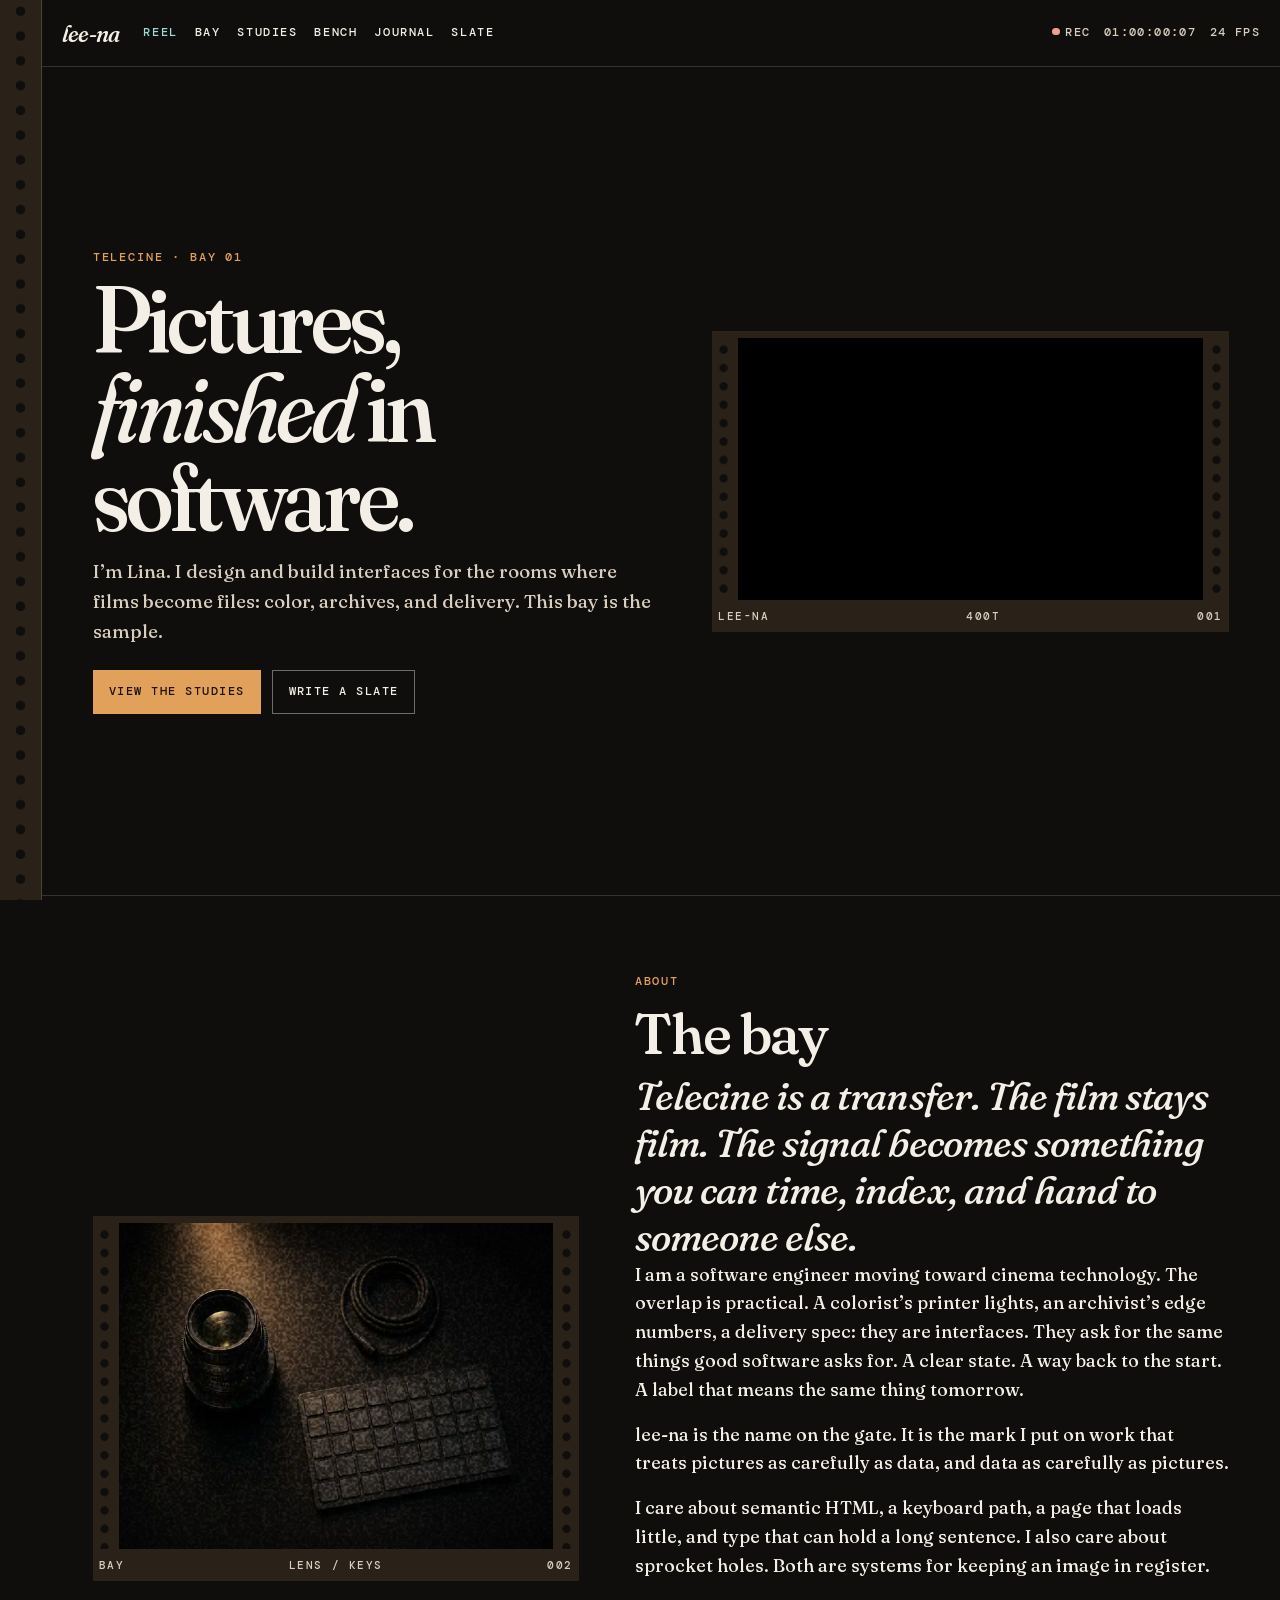
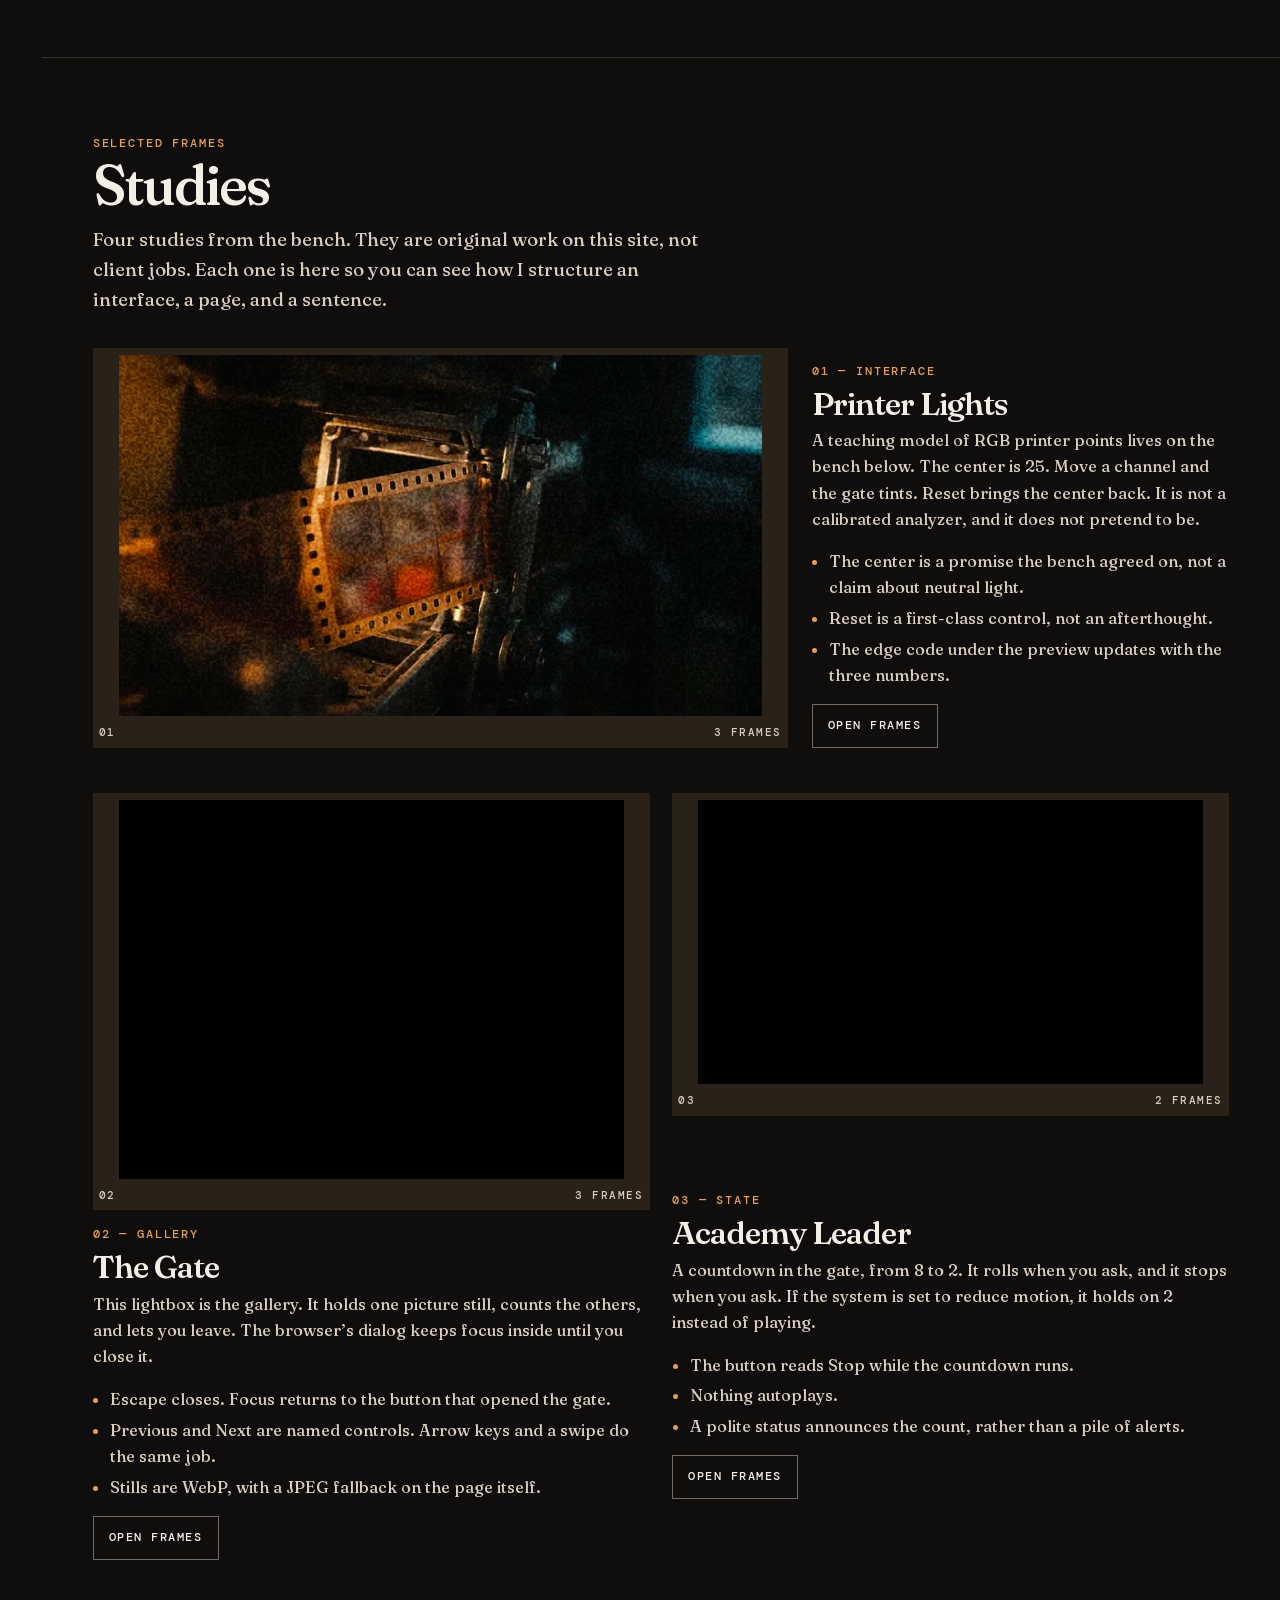
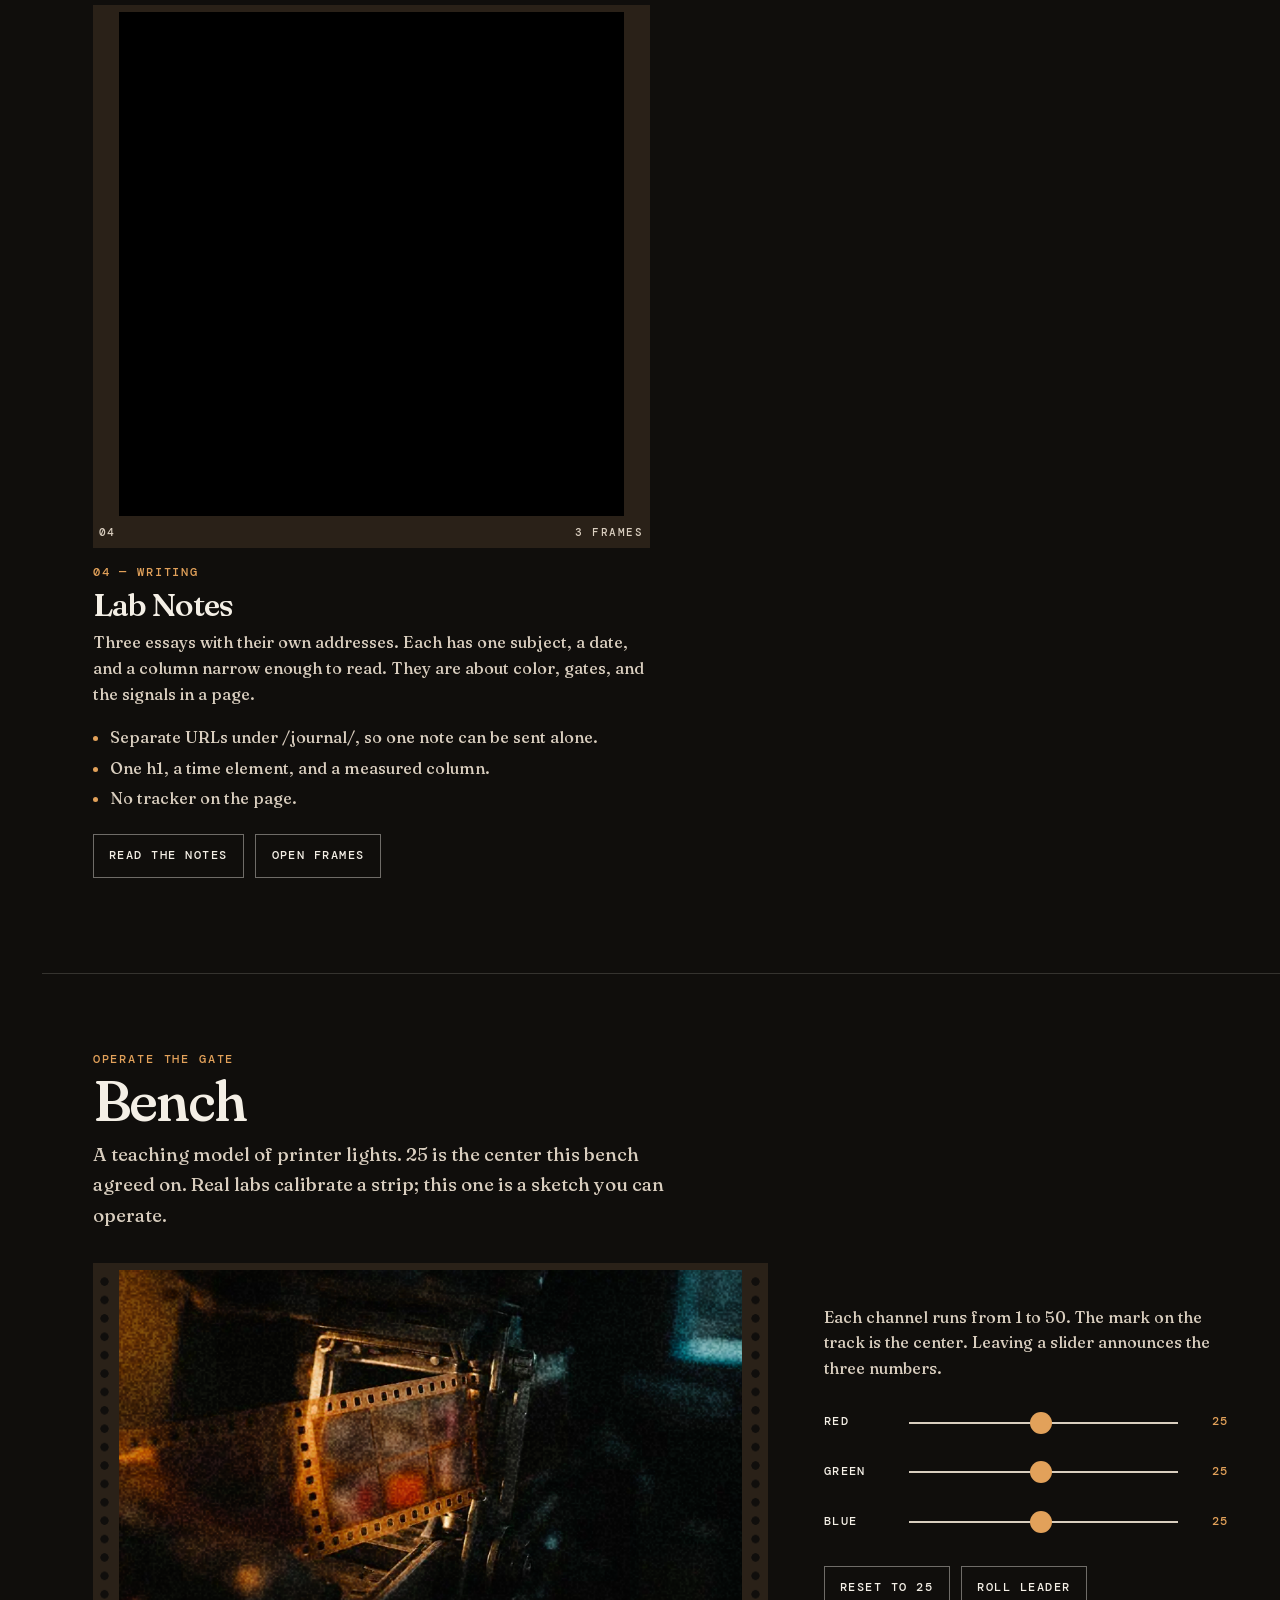
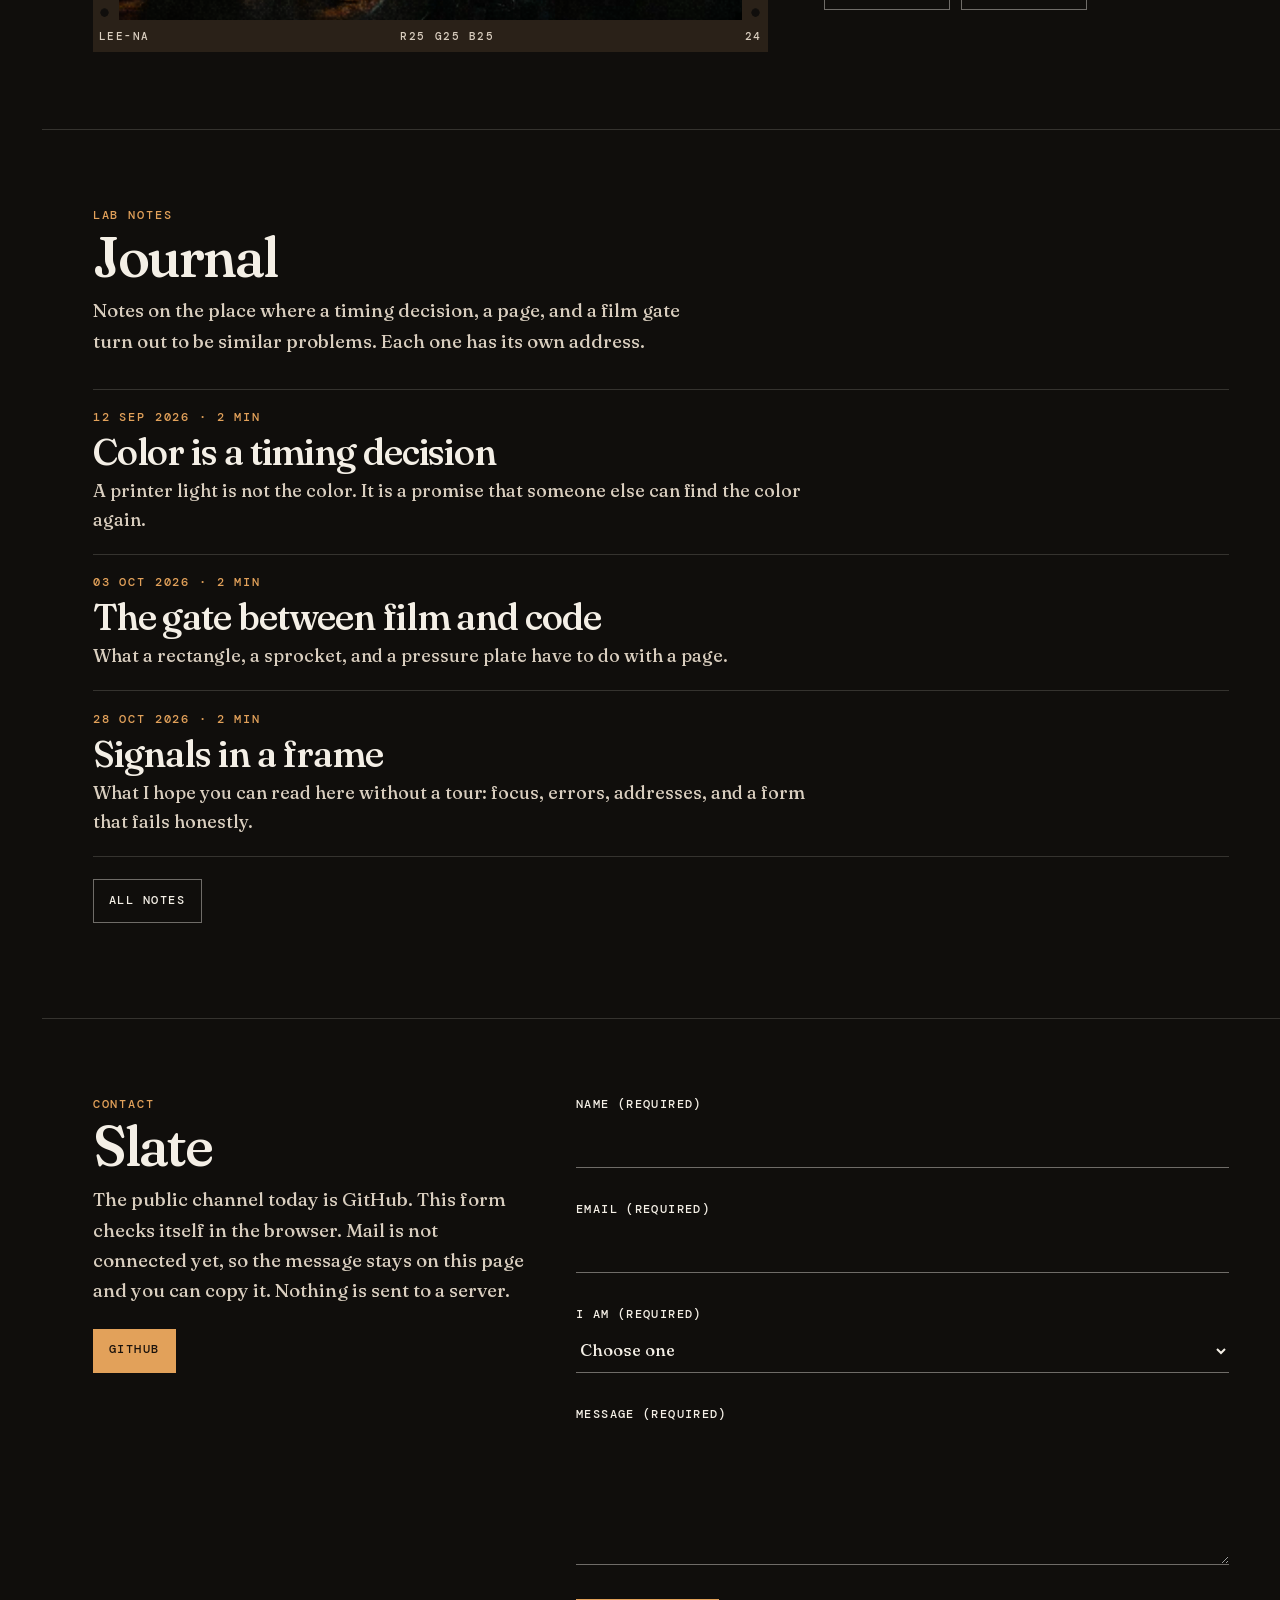
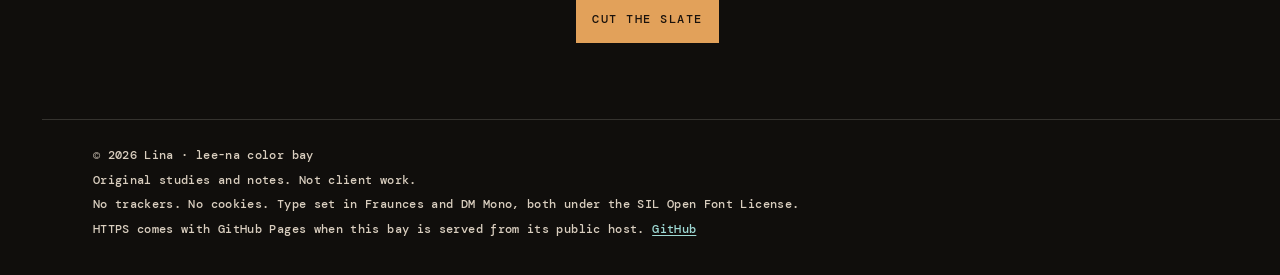
<file: index.html>
<!DOCTYPE html>
<html lang="en">
<head>
  <meta charset="utf-8">
  <meta name="viewport" content="width=device-width, initial-scale=1">
  <title>lee-na — pictures, finished in software</title>
  <meta name="description" content="Lina is a software engineer moving into cinema technology. A portfolio of studies, a printer-lights bench, lab notes, and a contact slate.">
  <link rel="canonical" href="https://linacartman.github.io/">
  <meta name="theme-color" content="#100e0c">
  <meta name="color-scheme" content="dark">
  <meta name="referrer" content="strict-origin-when-cross-origin">
  <meta name="author" content="Lina">
  <meta name="robots" content="index, follow">
  <meta http-equiv="Content-Security-Policy" content="default-src 'self'; img-src 'self'; style-src 'self'; script-src 'self'; font-src 'self'; connect-src 'self'; object-src 'none'; base-uri 'self'; form-action 'none'">
  <meta property="og:type" content="website">
  <meta property="og:site_name" content="lee-na">
  <meta property="og:title" content="lee-na — pictures, finished in software">
  <meta property="og:description" content="Lina is a software engineer moving into cinema technology. Studies, a printer-lights bench, lab notes, and a contact slate.">
  <meta property="og:url" content="https://linacartman.github.io/">
  <meta property="og:image" content="https://linacartman.github.io/assets/og.jpg">
  <meta property="og:image:width" content="1200">
  <meta property="og:image:height" content="630">
  <meta name="twitter:card" content="summary_large_image">
  <meta name="twitter:title" content="lee-na — pictures, finished in software">
  <meta name="twitter:description" content="Lina is a software engineer moving into cinema technology. Studies, a printer-lights bench, lab notes, and a contact slate.">
  <meta name="twitter:image" content="https://linacartman.github.io/assets/og.jpg">
  <link rel="icon" href="/favicon.svg" type="image/svg+xml">
  <link rel="apple-touch-icon" href="/assets/apple-touch.png">
  <link rel="manifest" href="/site.webmanifest">
  <link rel="preload" href="/fonts/fraunces-latin.woff2" as="font" type="font/woff2" crossorigin>
  <link rel="preload" as="image" href="/assets/hero-1280.webp" type="image/webp" imagesrcset="/assets/hero-800.webp 800w, /assets/hero-1280.webp 1280w" imagesizes="(min-width: 900px) 46vw, calc(100vw - 2.5rem)">
  <link rel="stylesheet" href="/css/bay.min.css">
  <script type="application/ld+json">
  {
    "@context": "https://schema.org",
    "@type": "Person",
    "name": "Lina",
    "alternateName": "lee-na",
    "url": "https://linacartman.github.io/",
    "jobTitle": "Software engineer",
    "description": "Software engineer moving into cinema technology: color, archives, and delivery tools.",
    "sameAs": ["https://github.com/linacartman"]
  }
  </script>
</head>
<body>
  <a class="skip" href="#content">Skip to content</a>
  <header class="site-header">
    <a class="brand" href="#reel">lee-na</a>
    <p class="status" aria-hidden="true">
      <span class="status__rec"><span class="status__dot"></span>Rec</span>
      <span data-timecode>01:00:00:00</span>
      <span class="status__fps">24 fps</span>
    </p>
    <button class="nav-toggle" type="button" aria-expanded="false" aria-controls="site-nav">Menu</button>
    <nav id="site-nav" class="site-nav" aria-label="Primary">
      <a href="#reel">Reel</a>
      <a href="#bay">Bay</a>
      <a href="#studies">Studies</a>
      <a href="#bench">Bench</a>
      <a href="#journal">Journal</a>
      <a href="#slate">Slate</a>
    </nav>
  </header>
  <noscript>
    <p class="noscript-note">The sliders, countdown, and gallery need JavaScript. The writing, the pictures, and the GitHub link do not.</p>
  </noscript>
  <main id="content">
    <section class="hero" id="reel" aria-labelledby="hero-title">
      <div class="hero__copy">
        <p class="kicker">Telecine · Bay 01</p>
        <h1 id="hero-title">Pictures, <em>finished</em> in software.</h1>
        <p class="lede">I’m Lina. I design and build interfaces for the rooms where films become files: color, archives, and delivery. This bay is the sample.</p>
        <div class="hero__actions">
          <a class="btn btn--solid" href="#studies">View the studies</a>
          <a class="btn" href="#slate">Write a slate</a>
        </div>
      </div>
      <figure class="gate">
        <span class="perf" aria-hidden="true"></span>
        <span class="window">
          <span class="window__still">
            <picture>
              <source type="image/webp" srcset="/assets/hero-800.webp 800w, /assets/hero-1280.webp 1280w" sizes="(min-width: 900px) 46vw, calc(100vw - 2.5rem)">
              <img src="/assets/hero-1280.jpg" width="1280" height="720" alt="A strip of motion-picture film held in a metal telecine gate, lit by tungsten from the left and a cyan spill from the right." fetchpriority="high" decoding="async">
            </picture>
          </span>
        </span>
        <span class="perf" aria-hidden="true"></span>
        <figcaption class="edge"><span>Lee-na</span><span>400T</span><span>001</span></figcaption>
      </figure>
    </section>

    <section class="band" id="bay" aria-labelledby="bay-title">
      <div class="split">
        <figure class="gate">
          <span class="perf" aria-hidden="true"></span>
          <span class="window">
            <span class="window__still">
              <picture>
                <source type="image/webp" srcset="/assets/bench-640.webp 640w, /assets/bench-960.webp 960w" sizes="(min-width: 900px) 40vw, calc(100vw - 2.5rem)">
                <img src="/assets/bench-960.jpg" width="960" height="720" alt="A cinema lens, a coiled cable, and a keyboard with blank keys sharing one pool of tungsten light." loading="lazy" decoding="async">
              </picture>
            </span>
          </span>
          <span class="perf" aria-hidden="true"></span>
          <figcaption class="edge"><span>Bay</span><span>Lens / keys</span><span>002</span></figcaption>
        </figure>
        <div class="prose">
          <p class="kicker">About</p>
          <h2 id="bay-title">The bay</h2>
          <blockquote class="pull">Telecine is a transfer. The film stays film. The signal becomes something you can time, index, and hand to someone else.</blockquote>
          <p>I am a software engineer moving toward cinema technology. The overlap is practical. A colorist’s printer lights, an archivist’s edge numbers, a delivery spec: they are interfaces. They ask for the same things good software asks for. A clear state. A way back to the start. A label that means the same thing tomorrow.</p>
          <p>lee-na is the name on the gate. It is the mark I put on work that treats pictures as carefully as data, and data as carefully as pictures.</p>
          <p>I care about semantic HTML, a keyboard path, a page that loads little, and type that can hold a long sentence. I also care about sprocket holes. Both are systems for keeping an image in register.</p>
        </div>
      </div>
    </section>

    <section class="band" id="studies" aria-labelledby="studies-title">
      <div class="band__head">
        <p class="kicker">Selected frames</p>
        <h2 id="studies-title">Studies</h2>
        <p class="lede">Four studies from the bench. They are original work on this site, not client jobs. Each one is here so you can see how I structure an interface, a page, and a sentence.</p>
      </div>
      <div class="studies">
        <article class="study study--feature" id="printer-lights" data-title="Printer Lights">
          <button class="frame" type="button" data-open="printer-lights">
            <span class="visually-hidden">Open gallery: Printer Lights.</span>
            <span class="perf" aria-hidden="true"></span>
            <span class="window">
              <span class="window__still">
                <picture>
                  <source type="image/webp" srcset="/assets/hero-800.webp 800w, /assets/hero-1280.webp 1280w" sizes="(min-width: 860px) 55vw, calc(100vw - 2.5rem)">
                  <img src="/assets/hero-1280.jpg" width="1280" height="720" alt="" loading="lazy" decoding="async">
                </picture>
              </span>
            </span>
            <span class="perf" aria-hidden="true"></span>
            <span class="edge" aria-hidden="true"><span>01</span><span>3 frames</span></span>
          </button>
          <div class="study__copy">
            <p class="kicker">01 — Interface</p>
            <h3>Printer Lights</h3>
            <div class="study__more">
              <p>A teaching model of RGB printer points lives on the bench below. The center is 25. Move a channel and the gate tints. Reset brings the center back. It is not a calibrated analyzer, and it does not pretend to be.</p>
              <ul>
                <li>The center is a promise the bench agreed on, not a claim about neutral light.</li>
                <li>Reset is a first-class control, not an afterthought.</li>
                <li>The edge code under the preview updates with the three numbers.</li>
              </ul>
            </div>
            <button class="btn" type="button" data-open="printer-lights">Open frames</button>
          </div>
          <div class="study__frames" hidden>
            <figure data-frame data-src="/assets/hero-1280.webp" data-w="1280" data-h="720" data-alt="A strip of motion-picture film held in a metal telecine gate.">
              <figcaption>The gate the bench times against.</figcaption>
            </figure>
            <figure data-frame data-src="/assets/scanner-960.webp" data-w="960" data-h="720" data-alt="A short strip of color film on scanner glass. The frames hold abstract color and no titles.">
              <figcaption>Frames as a record, before anyone names them.</figcaption>
            </figure>
            <figure data-frame data-src="/assets/macro-800.webp" data-w="800" data-h="800" data-alt="Extreme close-up of colored film grain around a single sprocket hole.">
              <figcaption>Grain, and the hole that does the counting.</figcaption>
            </figure>
          </div>
        </article>

        <article class="study" id="the-gate" data-title="The Gate">
          <button class="frame" type="button" data-open="the-gate">
            <span class="visually-hidden">Open gallery: The Gate.</span>
            <span class="perf" aria-hidden="true"></span>
            <span class="window">
              <span class="window__still">
                <picture>
                  <source type="image/webp" srcset="/assets/scanner-640.webp 640w, /assets/scanner-960.webp 960w" sizes="(min-width: 860px) 40vw, calc(100vw - 2.5rem)">
                  <img src="/assets/scanner-960.jpg" width="960" height="720" alt="" loading="lazy" decoding="async">
                </picture>
              </span>
            </span>
            <span class="perf" aria-hidden="true"></span>
            <span class="edge" aria-hidden="true"><span>02</span><span>3 frames</span></span>
          </button>
          <div class="study__copy">
            <p class="kicker">02 — Gallery</p>
            <h3>The Gate</h3>
            <div class="study__more">
              <p>This lightbox is the gallery. It holds one picture still, counts the others, and lets you leave. The browser’s dialog keeps focus inside until you close it.</p>
              <ul>
                <li>Escape closes. Focus returns to the button that opened the gate.</li>
                <li>Previous and Next are named controls. Arrow keys and a swipe do the same job.</li>
                <li>Stills are WebP, with a JPEG fallback on the page itself.</li>
              </ul>
            </div>
            <button class="btn" type="button" data-open="the-gate">Open frames</button>
          </div>
          <div class="study__frames" hidden>
            <figure data-frame data-src="/assets/scanner-960.webp" data-w="960" data-h="720" data-alt="A short strip of color film lying on scanner glass.">
              <figcaption>One strip, held still long enough to look.</figcaption>
            </figure>
            <figure data-frame data-src="/assets/cans-960.webp" data-w="960" data-h="720" data-alt="Unlabeled black film cans and an open reel on a worn wooden bench.">
              <figcaption>Cans without labels. The record has to live somewhere else.</figcaption>
            </figure>
            <figure data-frame data-src="/assets/projector-1280.webp" data-w="1280" data-h="720" data-alt="An empty cinema. A projector beam crosses a blank screen.">
              <figcaption>The room the file is eventually for.</figcaption>
            </figure>
          </div>
        </article>

        <article class="study" id="academy-leader" data-title="Academy Leader">
          <button class="frame" type="button" data-open="academy-leader">
            <span class="visually-hidden">Open gallery: Academy Leader.</span>
            <span class="perf" aria-hidden="true"></span>
            <span class="window">
              <span class="window__still">
                <picture>
                  <source type="image/webp" srcset="/assets/projector-800.webp 800w, /assets/projector-1280.webp 1280w" sizes="(min-width: 860px) 40vw, calc(100vw - 2.5rem)">
                  <img src="/assets/projector-1280.jpg" width="1280" height="720" alt="" loading="lazy" decoding="async">
                </picture>
              </span>
            </span>
            <span class="perf" aria-hidden="true"></span>
            <span class="edge" aria-hidden="true"><span>03</span><span>2 frames</span></span>
          </button>
          <div class="study__copy">
            <p class="kicker">03 — State</p>
            <h3>Academy Leader</h3>
            <div class="study__more">
              <p>A countdown in the gate, from 8 to 2. It rolls when you ask, and it stops when you ask. If the system is set to reduce motion, it holds on 2 instead of playing.</p>
              <ul>
                <li>The button reads Stop while the countdown runs.</li>
                <li>Nothing autoplays.</li>
                <li>A polite status announces the count, rather than a pile of alerts.</li>
              </ul>
            </div>
            <button class="btn" type="button" data-open="academy-leader">Open frames</button>
          </div>
          <div class="study__frames" hidden>
            <figure data-frame data-src="/assets/projector-1280.webp" data-w="1280" data-h="720" data-alt="An empty cinema with a single projector beam and a blank screen.">
              <figcaption>Picture start is a shared signal. The room should be able to see it.</figcaption>
            </figure>
            <figure data-frame data-src="/assets/hero-1280.webp" data-w="1280" data-h="720" data-alt="Film threaded in a telecine gate, tungsten on one side and cyan on the other.">
              <figcaption>Back to the gate, where the countdown lives on this site.</figcaption>
            </figure>
          </div>
        </article>

        <article class="study" id="lab-notes" data-title="Lab Notes">
          <button class="frame" type="button" data-open="lab-notes">
            <span class="visually-hidden">Open gallery: Lab Notes.</span>
            <span class="perf" aria-hidden="true"></span>
            <span class="window">
              <span class="window__still">
                <picture>
                  <source type="image/webp" srcset="/assets/macro-480.webp 480w, /assets/macro-800.webp 800w" sizes="(min-width: 860px) 40vw, calc(100vw - 2.5rem)">
                  <img src="/assets/macro-800.jpg" width="800" height="800" alt="" loading="lazy" decoding="async">
                </picture>
              </span>
            </span>
            <span class="perf" aria-hidden="true"></span>
            <span class="edge" aria-hidden="true"><span>04</span><span>3 frames</span></span>
          </button>
          <div class="study__copy">
            <p class="kicker">04 — Writing</p>
            <h3>Lab Notes</h3>
            <div class="study__more">
              <p>Three essays with their own addresses. Each has one subject, a date, and a column narrow enough to read. They are about color, gates, and the signals in a page.</p>
              <ul>
                <li>Separate URLs under /journal/, so one note can be sent alone.</li>
                <li>One h1, a time element, and a measured column.</li>
                <li>No tracker on the page.</li>
              </ul>
            </div>
            <p class="cluster"><a class="btn" href="#journal">Read the notes</a> <button class="btn" type="button" data-open="lab-notes">Open frames</button></p>
          </div>
          <div class="study__frames" hidden>
            <figure data-frame data-src="/assets/macro-800.webp" data-w="800" data-h="800" data-alt="Colored film grain surrounding one dark sprocket hole.">
              <figcaption>The hole is the counting. The grain is the picture.</figcaption>
            </figure>
            <figure data-frame data-src="/assets/cans-960.webp" data-w="960" data-h="720" data-alt="Black film cans and a loose reel on a dark wooden bench.">
              <figcaption>Storage is not a catalog. The notes have to do that work.</figcaption>
            </figure>
            <figure data-frame data-src="/assets/bench-960.webp" data-w="960" data-h="720" data-alt="A lens and a blank keyboard on a black table.">
              <figcaption>The two tools this bay is trying to keep in the same light.</figcaption>
            </figure>
          </div>
        </article>
      </div>
    </section>

    <section class="band" id="bench" aria-labelledby="bench-title">
      <div class="band__head">
        <p class="kicker">Operate the gate</p>
        <h2 id="bench-title">Bench</h2>
        <p class="lede">A teaching model of printer lights. 25 is the center this bench agreed on. Real labs calibrate a strip; this one is a sketch you can operate.</p>
      </div>
      <div class="split split--bench">
        <figure class="gate" id="gate-preview">
          <span class="perf" aria-hidden="true"></span>
          <span class="window">
            <span class="window__still">
              <picture>
                <source type="image/webp" srcset="/assets/hero-800.webp 800w, /assets/hero-1280.webp 1280w" sizes="(min-width: 900px) 58vw, calc(100vw - 2.5rem)">
                <img id="gate-image" src="/assets/hero-1280.jpg" width="1280" height="720" alt="Preview frame: film in a telecine gate. The printer lights tint this picture." loading="lazy" decoding="async">
              </picture>
            </span>
            <span class="grade" id="gate-grade" aria-hidden="true"></span>
            <span class="leader" id="leader" hidden>
              <span class="leader__dial">
                <span class="leader__hand" id="leader-hand"></span>
                <span class="leader__num" id="leader-num">8</span>
              </span>
            </span>
          </span>
          <span class="perf" aria-hidden="true"></span>
          <figcaption class="edge"><span>Lee-na</span><span id="edge-code">R25 G25 B25</span><span>24</span></figcaption>
        </figure>
        <div>
          <p class="bench-note" id="lights-help">Each channel runs from 1 to 50. The mark on the track is the center. Leaving a slider announces the three numbers.</p>
          <form id="lights" class="lights">
            <div class="lights__row">
              <label for="light-r">Red</label>
              <input id="light-r" name="red" type="range" min="1" max="50" value="25" data-channel="r" aria-describedby="lights-help">
              <output for="light-r">25</output>
            </div>
            <div class="lights__row">
              <label for="light-g">Green</label>
              <input id="light-g" name="green" type="range" min="1" max="50" value="25" data-channel="g" aria-describedby="lights-help">
              <output for="light-g">25</output>
            </div>
            <div class="lights__row">
              <label for="light-b">Blue</label>
              <input id="light-b" name="blue" type="range" min="1" max="50" value="25" data-channel="b" aria-describedby="lights-help">
              <output for="light-b">25</output>
            </div>
            <div class="cluster">
              <button class="btn" type="reset">Reset to 25</button>
              <button class="btn" id="leader-roll" type="button" aria-pressed="false">Roll leader</button>
            </div>
          </form>
          <p id="lights-status" class="visually-hidden" aria-live="polite"></p>
          <p id="leader-status" class="visually-hidden" aria-live="polite"></p>
        </div>
      </div>
    </section>

    <section class="band" id="journal" aria-labelledby="journal-title">
      <div class="band__head">
        <p class="kicker">Lab notes</p>
        <h2 id="journal-title">Journal</h2>
        <p class="lede">Notes on the place where a timing decision, a page, and a film gate turn out to be similar problems. Each one has its own address.</p>
      </div>
      <ol class="notes">
        <li>
          <a href="/journal/color-is-a-timing-decision.html">
            <span class="kicker"><time datetime="2026-09-12">12 Sep 2026</time> · 2 min</span>
            <h3>Color is a timing decision</h3>
            <p>A printer light is not the color. It is a promise that someone else can find the color again.</p>
          </a>
        </li>
        <li>
          <a href="/journal/the-gate-between-film-and-code.html">
            <span class="kicker"><time datetime="2026-10-03">03 Oct 2026</time> · 2 min</span>
            <h3>The gate between film and code</h3>
            <p>What a rectangle, a sprocket, and a pressure plate have to do with a page.</p>
          </a>
        </li>
        <li>
          <a href="/journal/signals-in-a-frame.html">
            <span class="kicker"><time datetime="2026-10-28">28 Oct 2026</time> · 2 min</span>
            <h3>Signals in a frame</h3>
            <p>What I hope you can read here without a tour: focus, errors, addresses, and a form that fails honestly.</p>
          </a>
        </li>
      </ol>
      <p class="cluster"><a class="btn" href="/journal/">All notes</a></p>
    </section>

    <section class="band" id="slate" aria-labelledby="slate-title">
      <div class="slate-grid">
        <div>
          <p class="kicker">Contact</p>
          <h2 id="slate-title">Slate</h2>
          <p class="lede" id="mail-note">The public channel today is GitHub. This form checks itself in the browser. Mail is not connected yet, so the message stays on this page and you can copy it. Nothing is sent to a server.</p>
          <p class="cluster"><a class="btn btn--solid" rel="me noopener noreferrer" href="https://github.com/linacartman" target="_blank">GitHub</a></p>
        </div>
        <div>
          <form id="slate-form" novalidate>
            <div class="field">
              <label for="name">Name (required)</label>
              <input id="name" name="name" type="text" autocomplete="name" maxlength="80" spellcheck="false" aria-required="true" aria-describedby="name-error" aria-invalid="false">
              <p class="field-error" id="name-error" role="alert"></p>
            </div>
            <div class="field">
              <label for="email">Email (required)</label>
              <input id="email" name="email" type="email" autocomplete="email" maxlength="120" inputmode="email" aria-required="true" aria-describedby="email-error" aria-invalid="false">
              <p class="field-error" id="email-error" role="alert"></p>
            </div>
            <div class="field">
              <label for="role">I am (required)</label>
              <select id="role" name="role" aria-required="true" aria-describedby="role-error" aria-invalid="false">
                <option value="">Choose one</option>
                <option>A recruiter</option>
                <option>A client</option>
                <option>A collaborator</option>
                <option>Someone else</option>
              </select>
              <p class="field-error" id="role-error" role="alert"></p>
            </div>
            <div class="field">
              <label for="message">Message (required)</label>
              <textarea id="message" name="message" maxlength="2000" spellcheck="true" aria-required="true" aria-describedby="message-error" aria-invalid="false"></textarea>
              <p class="field-error" id="message-error" role="alert"></p>
            </div>
            <div class="hp" aria-hidden="true">
              <label for="company">Company website</label>
              <input id="company" name="company" type="text" tabindex="-1" autocomplete="off">
            </div>
            <button class="btn btn--solid" type="submit">Cut the slate</button>
          </form>
          <div id="slate-result" tabindex="-1" hidden>
            <h3>Slate cut.</h3>
            <p id="slate-blurb"></p>
            <pre id="slate-preview"></pre>
            <div class="cluster">
              <button class="btn btn--solid" id="slate-copy" type="button">Copy message</button>
              <a class="btn" id="slate-mail" href="#slate" hidden>Open in your mail app</a>
              <button class="btn" id="slate-again" type="button">Write another</button>
            </div>
            <p id="slate-status" class="visually-hidden" aria-live="polite"></p>
          </div>
        </div>
      </div>
    </section>
  </main>
  <footer class="site-footer">
    <p>© 2026 Lina · lee-na color bay</p>
    <p>Original studies and notes. Not client work.</p>
    <p>No trackers. No cookies. Type set in Fraunces and DM Mono, both under the SIL Open Font License.</p>
    <p>HTTPS comes with GitHub Pages when this bay is served from its public host. <a rel="me noopener noreferrer" href="https://github.com/linacartman" target="_blank">GitHub</a></p>
  </footer>

  <dialog class="lightbox" id="lightbox" aria-labelledby="lb-title">
    <div class="lightbox__bar">
      <h2 id="lb-title">Gallery</h2>
      <button class="btn" type="button" data-close>Close</button>
    </div>
    <div class="lightbox__nav">
      <button class="btn" type="button" data-prev>Previous</button>
      <p class="kicker" id="lb-count" aria-hidden="true">1 of 1</p>
      <button class="btn" type="button" data-next>Next</button>
    </div>
    <figure class="lightbox__figure">
      <img id="lb-img" src="/assets/hero-1280.webp" alt="" width="1280" height="720">
      <figcaption id="lb-cap"></figcaption>
    </figure>
    <div class="lightbox__body" id="lb-more"></div>
    <p id="lb-live" class="visually-hidden" aria-live="polite"></p>
  </dialog>
  <script src="/js/bay.min.js" defer></script>
</body>
</html>
</file>
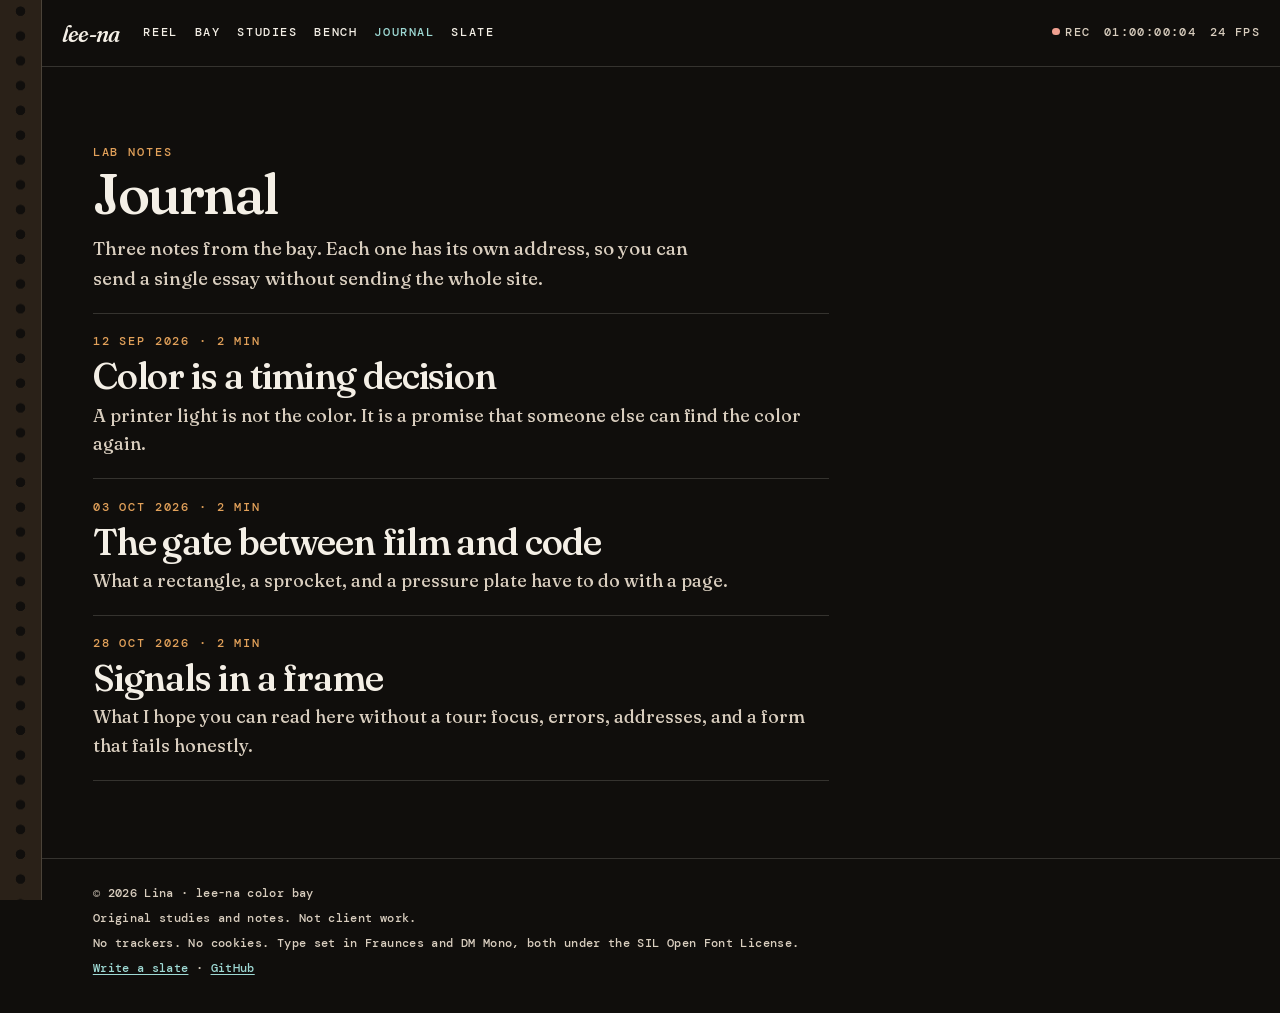
<file: journal/index.html>
<!DOCTYPE html>
<html lang="en">
<head>
  <meta charset="utf-8">
  <meta name="viewport" content="width=device-width, initial-scale=1">
  <title>Lab notes — lee-na</title>
  <meta name="description" content="Lab notes by Lina on color timing, film gates, and the signals in a page.">
  <link rel="canonical" href="https://linacartman.github.io/journal/">
  <meta name="theme-color" content="#100e0c">
  <meta name="color-scheme" content="dark">
  <meta name="referrer" content="strict-origin-when-cross-origin">
  <meta name="author" content="Lina">
  <meta name="robots" content="index, follow">
  <meta http-equiv="Content-Security-Policy" content="default-src 'self'; img-src 'self'; style-src 'self'; script-src 'self'; font-src 'self'; connect-src 'self'; object-src 'none'; base-uri 'self'; form-action 'none'">
  <meta property="og:type" content="website">
  <meta property="og:site_name" content="lee-na">
  <meta property="og:title" content="Lab notes — lee-na">
  <meta property="og:description" content="Notes on color timing, film gates, and the signals in a page.">
  <meta property="og:url" content="https://linacartman.github.io/journal/">
  <meta property="og:image" content="https://linacartman.github.io/assets/og.jpg">
  <meta name="twitter:card" content="summary_large_image">
  <meta name="twitter:title" content="Lab notes — lee-na">
  <meta name="twitter:description" content="Notes on color timing, film gates, and the signals in a page.">
  <meta name="twitter:image" content="https://linacartman.github.io/assets/og.jpg">
  <link rel="icon" href="/favicon.svg" type="image/svg+xml">
  <link rel="apple-touch-icon" href="/assets/apple-touch.png">
  <link rel="manifest" href="/site.webmanifest">
  <link rel="preload" href="/fonts/fraunces-latin.woff2" as="font" type="font/woff2" crossorigin>
  <link rel="stylesheet" href="/css/bay.min.css">
</head>
<body>
  <a class="skip" href="#content">Skip to content</a>
  <header class="site-header">
    <a class="brand" href="/#reel">lee-na</a>
    <p class="status" aria-hidden="true">
      <span class="status__rec"><span class="status__dot"></span>Rec</span>
      <span data-timecode>01:00:00:00</span>
      <span class="status__fps">24 fps</span>
    </p>
    <button class="nav-toggle" type="button" aria-expanded="false" aria-controls="site-nav">Menu</button>
    <nav id="site-nav" class="site-nav" aria-label="Primary">
      <a href="/#reel">Reel</a>
      <a href="/#bay">Bay</a>
      <a href="/#studies">Studies</a>
      <a href="/#bench">Bench</a>
      <a href="/journal/" aria-current="page">Journal</a>
      <a href="/#slate">Slate</a>
    </nav>
  </header>
  <main id="content" class="page" tabindex="-1">
    <p class="kicker">Lab notes</p>
    <h1>Journal</h1>
    <p class="lede">Three notes from the bay. Each one has its own address, so you can send a single essay without sending the whole site.</p>
    <ol class="notes page-list">
      <li>
        <a href="/journal/color-is-a-timing-decision.html">
          <span class="kicker"><time datetime="2026-09-12">12 Sep 2026</time> · 2 min</span>
          <h3>Color is a timing decision</h3>
          <p>A printer light is not the color. It is a promise that someone else can find the color again.</p>
        </a>
      </li>
      <li>
        <a href="/journal/the-gate-between-film-and-code.html">
          <span class="kicker"><time datetime="2026-10-03">03 Oct 2026</time> · 2 min</span>
          <h3>The gate between film and code</h3>
          <p>What a rectangle, a sprocket, and a pressure plate have to do with a page.</p>
        </a>
      </li>
      <li>
        <a href="/journal/signals-in-a-frame.html">
          <span class="kicker"><time datetime="2026-10-28">28 Oct 2026</time> · 2 min</span>
          <h3>Signals in a frame</h3>
          <p>What I hope you can read here without a tour: focus, errors, addresses, and a form that fails honestly.</p>
        </a>
      </li>
    </ol>
  </main>
  <footer class="site-footer">
    <p>© 2026 Lina · lee-na color bay</p>
    <p>Original studies and notes. Not client work.</p>
    <p>No trackers. No cookies. Type set in Fraunces and DM Mono, both under the SIL Open Font License.</p>
    <p><a href="/#slate">Write a slate</a> · <a rel="me noopener noreferrer" href="https://github.com/linacartman" target="_blank">GitHub</a></p>
  </footer>
  <script src="/js/bay.min.js" defer></script>
</body>
</html>
</file>
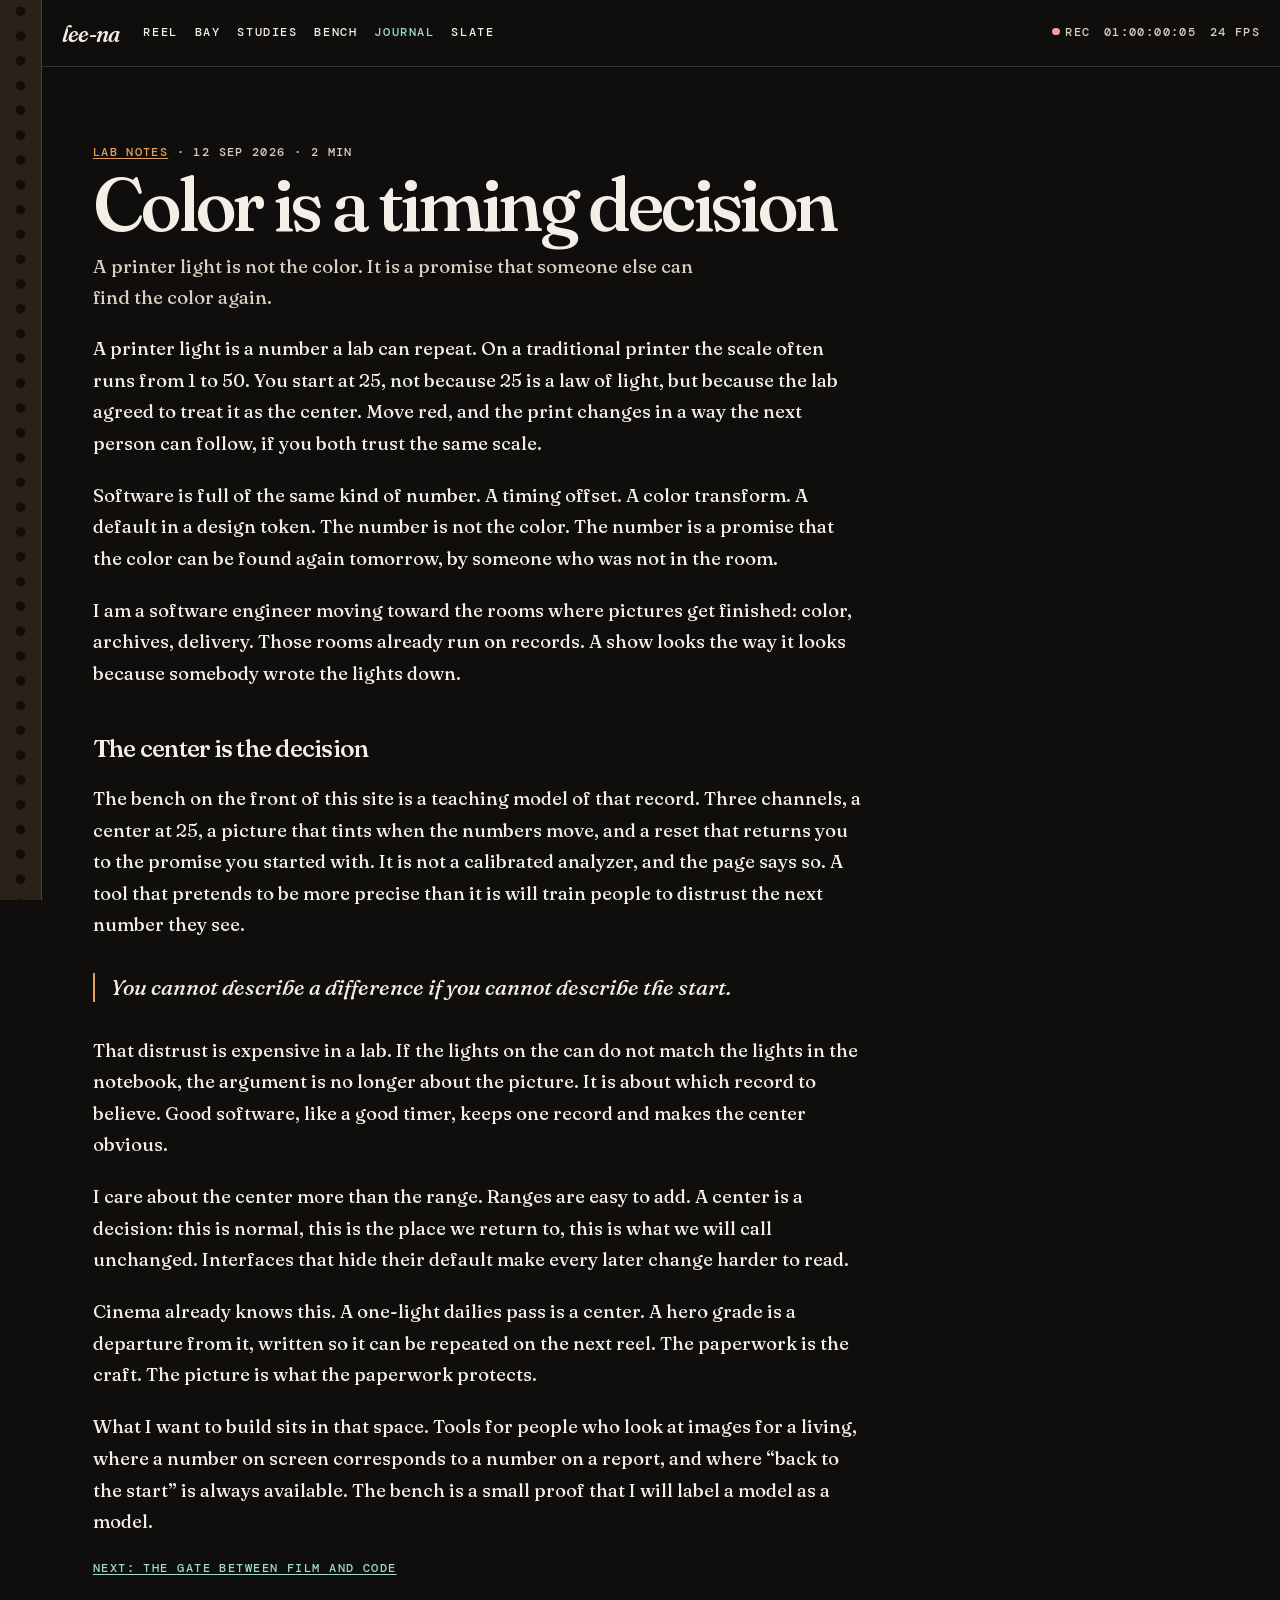
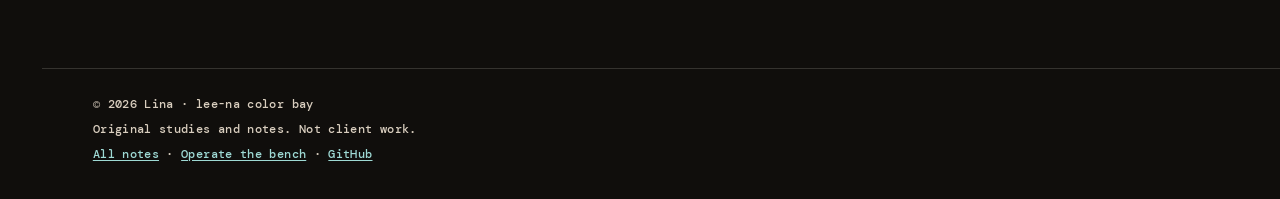
<file: journal/color-is-a-timing-decision.html>
<!DOCTYPE html>
<html lang="en">
<head>
  <meta charset="utf-8">
  <meta name="viewport" content="width=device-width, initial-scale=1">
  <title>Color is a timing decision — lee-na</title>
  <meta name="description" content="A printer light is not the color. It is a promise that someone else can find the color again.">
  <link rel="canonical" href="https://linacartman.github.io/journal/color-is-a-timing-decision.html">
  <meta name="theme-color" content="#100e0c">
  <meta name="color-scheme" content="dark">
  <meta name="referrer" content="strict-origin-when-cross-origin">
  <meta name="author" content="Lina">
  <meta name="robots" content="index, follow">
  <meta http-equiv="Content-Security-Policy" content="default-src 'self'; img-src 'self'; style-src 'self'; script-src 'self'; font-src 'self'; connect-src 'self'; object-src 'none'; base-uri 'self'; form-action 'none'">
  <meta property="og:type" content="article">
  <meta property="og:site_name" content="lee-na">
  <meta property="og:title" content="Color is a timing decision — lee-na">
  <meta property="og:description" content="A printer light is not the color. It is a promise that someone else can find the color again.">
  <meta property="og:url" content="https://linacartman.github.io/journal/color-is-a-timing-decision.html">
  <meta property="og:image" content="https://linacartman.github.io/assets/og.jpg">
  <meta name="twitter:card" content="summary_large_image">
  <meta name="twitter:title" content="Color is a timing decision — lee-na">
  <meta name="twitter:description" content="A printer light is not the color. It is a promise that someone else can find the color again.">
  <meta name="twitter:image" content="https://linacartman.github.io/assets/og.jpg">
  <link rel="icon" href="/favicon.svg" type="image/svg+xml">
  <link rel="apple-touch-icon" href="/assets/apple-touch.png">
  <link rel="manifest" href="/site.webmanifest">
  <link rel="preload" href="/fonts/fraunces-latin.woff2" as="font" type="font/woff2" crossorigin>
  <link rel="stylesheet" href="/css/bay.min.css">
  <script type="application/ld+json">
  {
    "@context": "https://schema.org",
    "@type": "Article",
    "headline": "Color is a timing decision",
    "datePublished": "2026-09-12",
    "dateModified": "2026-09-12",
    "author": { "@type": "Person", "name": "Lina", "url": "https://linacartman.github.io/" },
    "mainEntityOfPage": "https://linacartman.github.io/journal/color-is-a-timing-decision.html",
    "description": "A printer light is not the color. It is a promise that someone else can find the color again."
  }
  </script>
</head>
<body>
  <a class="skip" href="#content">Skip to content</a>
  <header class="site-header">
    <a class="brand" href="/#reel">lee-na</a>
    <p class="status" aria-hidden="true">
      <span class="status__rec"><span class="status__dot"></span>Rec</span>
      <span data-timecode>01:00:00:00</span>
      <span class="status__fps">24 fps</span>
    </p>
    <button class="nav-toggle" type="button" aria-expanded="false" aria-controls="site-nav">Menu</button>
    <nav id="site-nav" class="site-nav" aria-label="Primary">
      <a href="/#reel">Reel</a>
      <a href="/#bay">Bay</a>
      <a href="/#studies">Studies</a>
      <a href="/#bench">Bench</a>
      <a href="/journal/" aria-current="page">Journal</a>
      <a href="/#slate">Slate</a>
    </nav>
  </header>
  <main id="content" tabindex="-1">
    <article class="essay">
      <p class="essay__meta kicker"><a href="/journal/">Lab notes</a> · <time datetime="2026-09-12">12 Sep 2026</time> · 2 min</p>
      <h1>Color is a timing decision</h1>
      <p class="dek">A printer light is not the color. It is a promise that someone else can find the color again.</p>
      <div class="essay__body">
        <p>A printer light is a number a lab can repeat. On a traditional printer the scale often runs from 1 to 50. You start at 25, not because 25 is a law of light, but because the lab agreed to treat it as the center. Move red, and the print changes in a way the next person can follow, if you both trust the same scale.</p>
        <p>Software is full of the same kind of number. A timing offset. A color transform. A default in a design token. The number is not the color. The number is a promise that the color can be found again tomorrow, by someone who was not in the room.</p>
        <p>I am a software engineer moving toward the rooms where pictures get finished: color, archives, delivery. Those rooms already run on records. A show looks the way it looks because somebody wrote the lights down.</p>
        <h2>The center is the decision</h2>
        <p>The bench on the front of this site is a teaching model of that record. Three channels, a center at 25, a picture that tints when the numbers move, and a reset that returns you to the promise you started with. It is not a calibrated analyzer, and the page says so. A tool that pretends to be more precise than it is will train people to distrust the next number they see.</p>
        <blockquote>You cannot describe a difference if you cannot describe the start.</blockquote>
        <p>That distrust is expensive in a lab. If the lights on the can do not match the lights in the notebook, the argument is no longer about the picture. It is about which record to believe. Good software, like a good timer, keeps one record and makes the center obvious.</p>
        <p>I care about the center more than the range. Ranges are easy to add. A center is a decision: this is normal, this is the place we return to, this is what we will call unchanged. Interfaces that hide their default make every later change harder to read.</p>
        <p>Cinema already knows this. A one-light dailies pass is a center. A hero grade is a departure from it, written so it can be repeated on the next reel. The paperwork is the craft. The picture is what the paperwork protects.</p>
        <p>What I want to build sits in that space. Tools for people who look at images for a living, where a number on screen corresponds to a number on a report, and where “back to the start” is always available. The bench is a small proof that I will label a model as a model.</p>
        <p class="essay__next"><a href="/journal/the-gate-between-film-and-code.html">Next: The gate between film and code</a></p>
      </div>
    </article>
  </main>
  <footer class="site-footer">
    <p>© 2026 Lina · lee-na color bay</p>
    <p>Original studies and notes. Not client work.</p>
    <p><a href="/journal/">All notes</a> · <a href="/#bench">Operate the bench</a> · <a rel="me noopener noreferrer" href="https://github.com/linacartman" target="_blank">GitHub</a></p>
  </footer>
  <script src="/js/bay.min.js" defer></script>
</body>
</html>
</file>
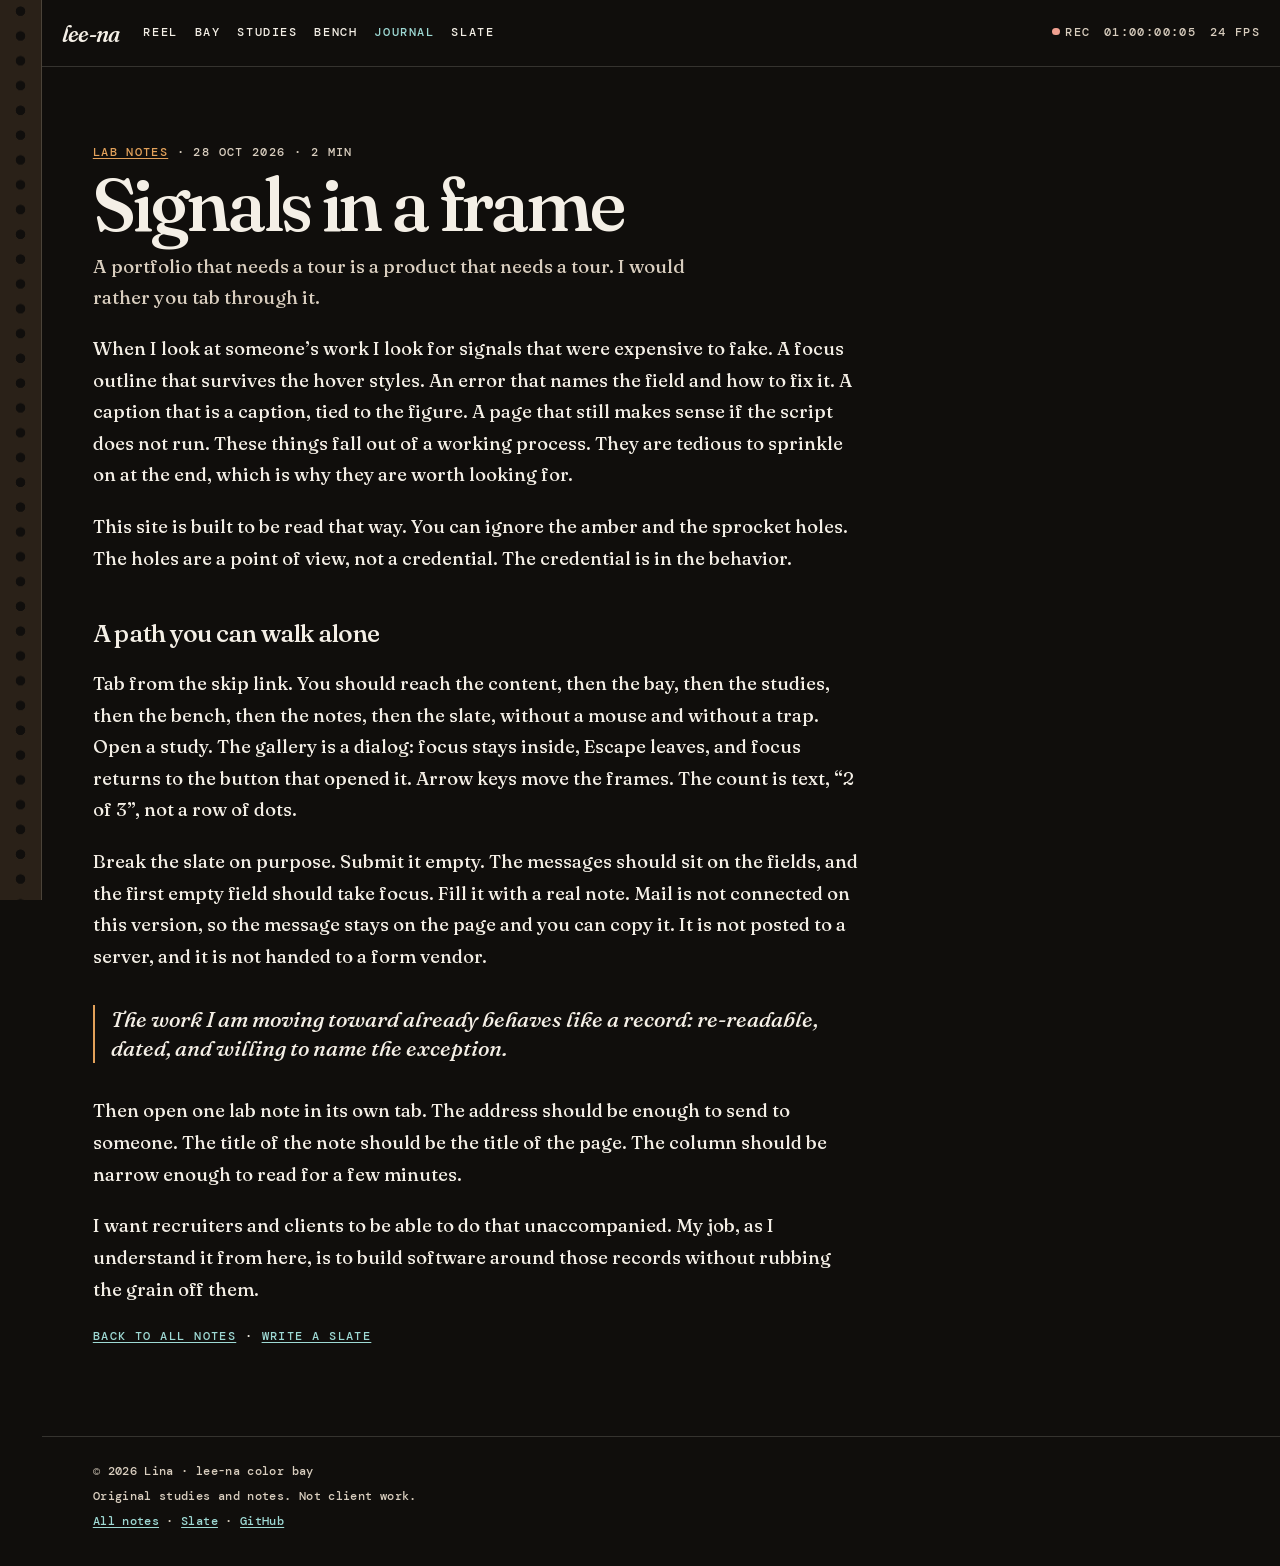
<file: journal/signals-in-a-frame.html>
<!DOCTYPE html>
<html lang="en">
<head>
  <meta charset="utf-8">
  <meta name="viewport" content="width=device-width, initial-scale=1">
  <title>Signals in a frame — lee-na</title>
  <meta name="description" content="The parts of this site that are expensive to fake: focus, honest errors, separate addresses, and a form that stays on the device.">
  <link rel="canonical" href="https://linacartman.github.io/journal/signals-in-a-frame.html">
  <meta name="theme-color" content="#100e0c">
  <meta name="color-scheme" content="dark">
  <meta name="referrer" content="strict-origin-when-cross-origin">
  <meta name="author" content="Lina">
  <meta name="robots" content="index, follow">
  <meta http-equiv="Content-Security-Policy" content="default-src 'self'; img-src 'self'; style-src 'self'; script-src 'self'; font-src 'self'; connect-src 'self'; object-src 'none'; base-uri 'self'; form-action 'none'">
  <meta property="og:type" content="article">
  <meta property="og:site_name" content="lee-na">
  <meta property="og:title" content="Signals in a frame — lee-na">
  <meta property="og:description" content="The parts of this site that are expensive to fake: focus, honest errors, separate addresses, and a form that stays on the device.">
  <meta property="og:url" content="https://linacartman.github.io/journal/signals-in-a-frame.html">
  <meta property="og:image" content="https://linacartman.github.io/assets/og.jpg">
  <meta name="twitter:card" content="summary_large_image">
  <meta name="twitter:title" content="Signals in a frame — lee-na">
  <meta name="twitter:description" content="The parts of this site that are expensive to fake: focus, honest errors, separate addresses, and a form that stays on the device.">
  <meta name="twitter:image" content="https://linacartman.github.io/assets/og.jpg">
  <link rel="icon" href="/favicon.svg" type="image/svg+xml">
  <link rel="apple-touch-icon" href="/assets/apple-touch.png">
  <link rel="manifest" href="/site.webmanifest">
  <link rel="preload" href="/fonts/fraunces-latin.woff2" as="font" type="font/woff2" crossorigin>
  <link rel="stylesheet" href="/css/bay.min.css">
  <script type="application/ld+json">
  {
    "@context": "https://schema.org",
    "@type": "Article",
    "headline": "Signals in a frame",
    "datePublished": "2026-10-28",
    "dateModified": "2026-10-28",
    "author": { "@type": "Person", "name": "Lina", "url": "https://linacartman.github.io/" },
    "mainEntityOfPage": "https://linacartman.github.io/journal/signals-in-a-frame.html",
    "description": "The parts of this site that are expensive to fake: focus, honest errors, separate addresses, and a form that stays on the device."
  }
  </script>
</head>
<body>
  <a class="skip" href="#content">Skip to content</a>
  <header class="site-header">
    <a class="brand" href="/#reel">lee-na</a>
    <p class="status" aria-hidden="true">
      <span class="status__rec"><span class="status__dot"></span>Rec</span>
      <span data-timecode>01:00:00:00</span>
      <span class="status__fps">24 fps</span>
    </p>
    <button class="nav-toggle" type="button" aria-expanded="false" aria-controls="site-nav">Menu</button>
    <nav id="site-nav" class="site-nav" aria-label="Primary">
      <a href="/#reel">Reel</a>
      <a href="/#bay">Bay</a>
      <a href="/#studies">Studies</a>
      <a href="/#bench">Bench</a>
      <a href="/journal/" aria-current="page">Journal</a>
      <a href="/#slate">Slate</a>
    </nav>
  </header>
  <main id="content" tabindex="-1">
    <article class="essay">
      <p class="essay__meta kicker"><a href="/journal/">Lab notes</a> · <time datetime="2026-10-28">28 Oct 2026</time> · 2 min</p>
      <h1>Signals in a frame</h1>
      <p class="dek">A portfolio that needs a tour is a product that needs a tour. I would rather you tab through it.</p>
      <div class="essay__body">
        <p>When I look at someone’s work I look for signals that were expensive to fake. A focus outline that survives the hover styles. An error that names the field and how to fix it. A caption that is a caption, tied to the figure. A page that still makes sense if the script does not run. These things fall out of a working process. They are tedious to sprinkle on at the end, which is why they are worth looking for.</p>
        <p>This site is built to be read that way. You can ignore the amber and the sprocket holes. The holes are a point of view, not a credential. The credential is in the behavior.</p>
        <h2>A path you can walk alone</h2>
        <p>Tab from the skip link. You should reach the content, then the bay, then the studies, then the bench, then the notes, then the slate, without a mouse and without a trap. Open a study. The gallery is a dialog: focus stays inside, Escape leaves, and focus returns to the button that opened it. Arrow keys move the frames. The count is text, “2 of 3”, not a row of dots.</p>
        <p>Break the slate on purpose. Submit it empty. The messages should sit on the fields, and the first empty field should take focus. Fill it with a real note. Mail is not connected on this version, so the message stays on the page and you can copy it. It is not posted to a server, and it is not handed to a form vendor.</p>
        <blockquote>The work I am moving toward already behaves like a record: re-readable, dated, and willing to name the exception.</blockquote>
        <p>Then open one lab note in its own tab. The address should be enough to send to someone. The title of the note should be the title of the page. The column should be narrow enough to read for a few minutes.</p>
        <p>I want recruiters and clients to be able to do that unaccompanied. My job, as I understand it from here, is to build software around those records without rubbing the grain off them.</p>
        <p class="essay__next"><a href="/journal/">Back to all notes</a> · <a href="/#slate">Write a slate</a></p>
      </div>
    </article>
  </main>
  <footer class="site-footer">
    <p>© 2026 Lina · lee-na color bay</p>
    <p>Original studies and notes. Not client work.</p>
    <p><a href="/journal/">All notes</a> · <a href="/#slate">Slate</a> · <a rel="me noopener noreferrer" href="https://github.com/linacartman" target="_blank">GitHub</a></p>
  </footer>
  <script src="/js/bay.min.js" defer></script>
</body>
</html>
</file>
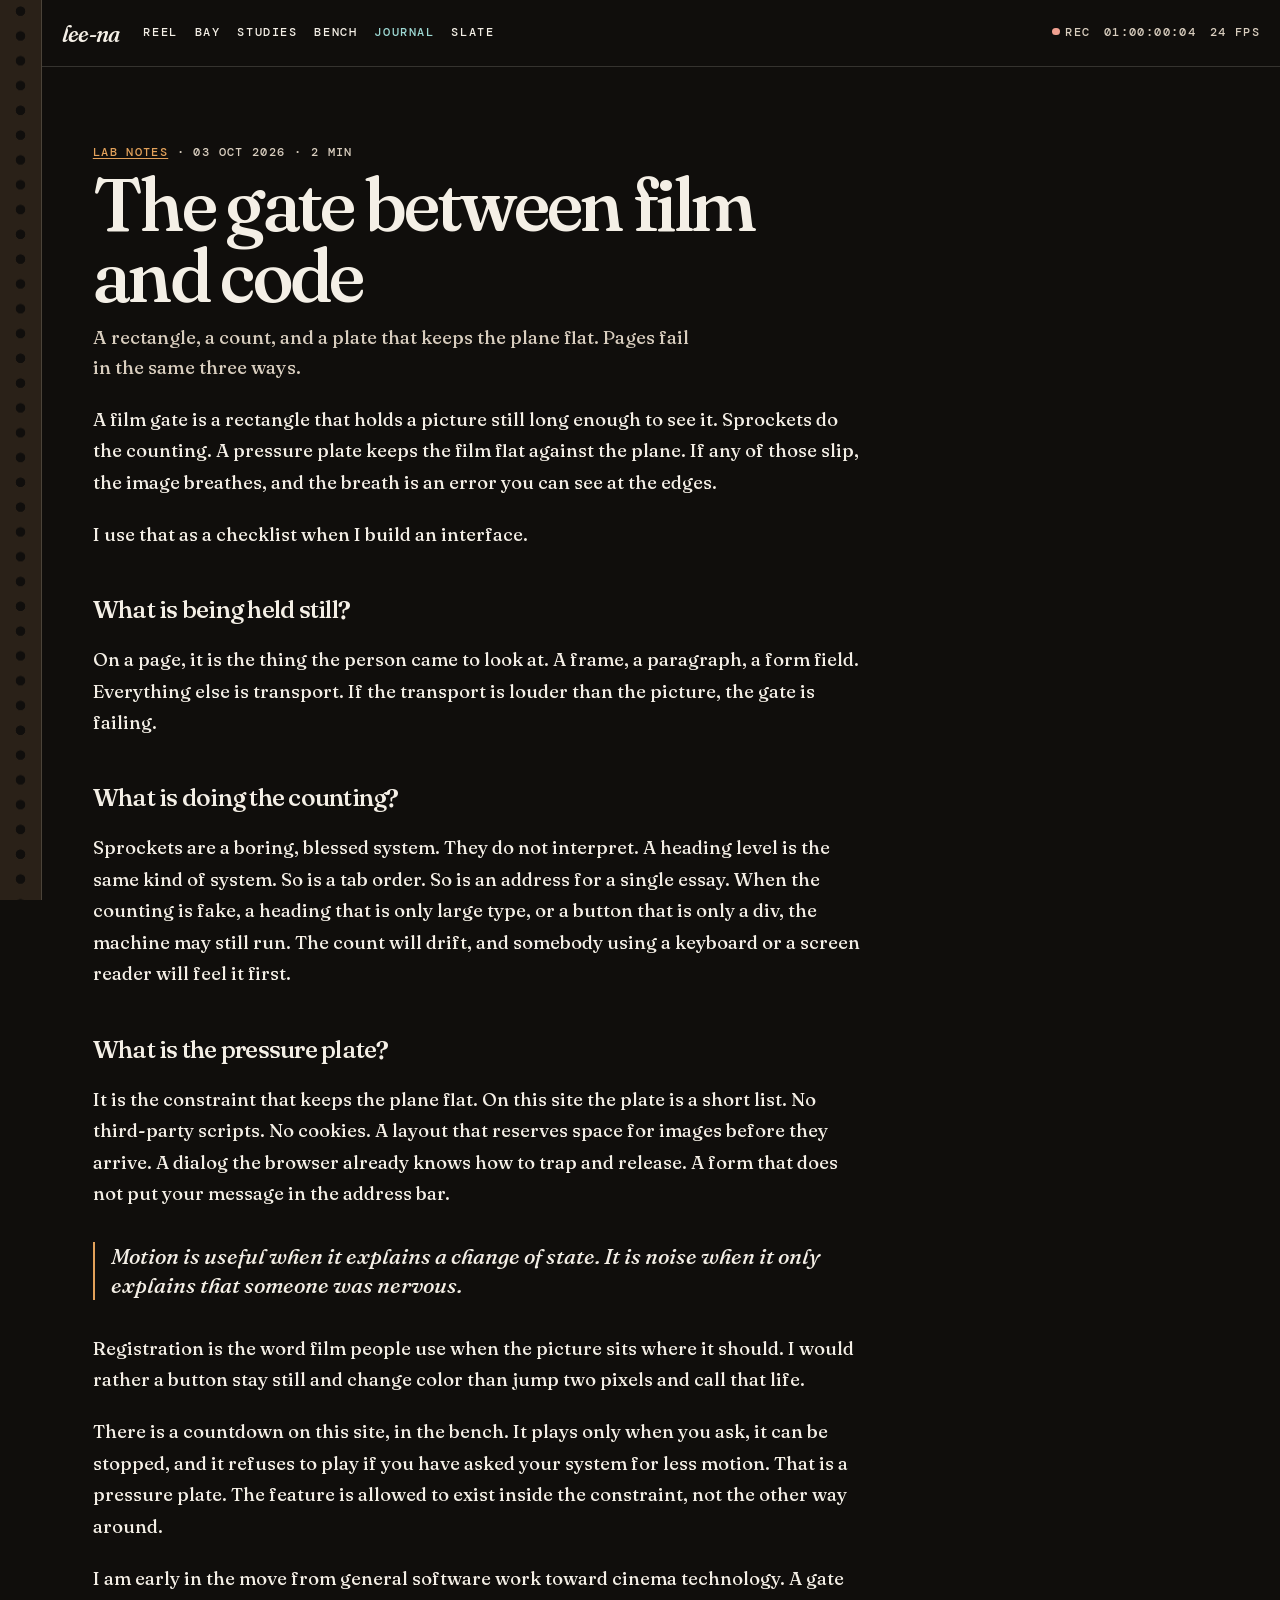
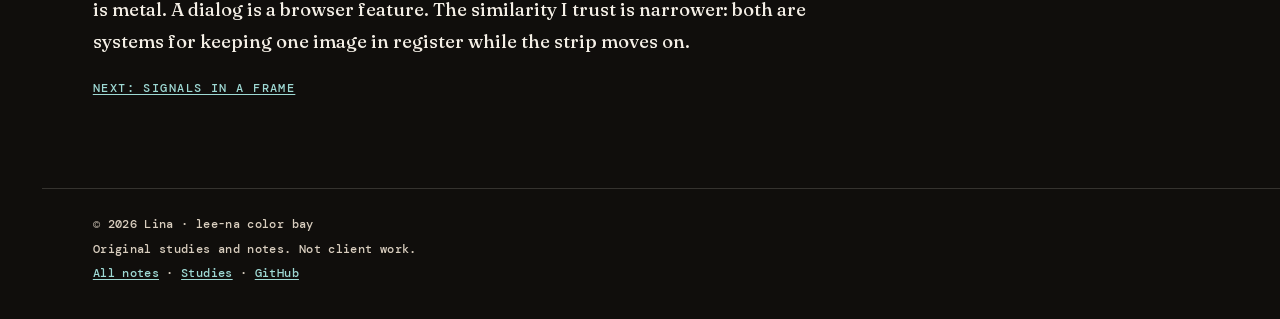
<file: journal/the-gate-between-film-and-code.html>
<!DOCTYPE html>
<html lang="en">
<head>
  <meta charset="utf-8">
  <meta name="viewport" content="width=device-width, initial-scale=1">
  <title>The gate between film and code — lee-na</title>
  <meta name="description" content="What a film gate, a sprocket, and a pressure plate have to do with building a page.">
  <link rel="canonical" href="https://linacartman.github.io/journal/the-gate-between-film-and-code.html">
  <meta name="theme-color" content="#100e0c">
  <meta name="color-scheme" content="dark">
  <meta name="referrer" content="strict-origin-when-cross-origin">
  <meta name="author" content="Lina">
  <meta name="robots" content="index, follow">
  <meta http-equiv="Content-Security-Policy" content="default-src 'self'; img-src 'self'; style-src 'self'; script-src 'self'; font-src 'self'; connect-src 'self'; object-src 'none'; base-uri 'self'; form-action 'none'">
  <meta property="og:type" content="article">
  <meta property="og:site_name" content="lee-na">
  <meta property="og:title" content="The gate between film and code — lee-na">
  <meta property="og:description" content="What a film gate, a sprocket, and a pressure plate have to do with building a page.">
  <meta property="og:url" content="https://linacartman.github.io/journal/the-gate-between-film-and-code.html">
  <meta property="og:image" content="https://linacartman.github.io/assets/og.jpg">
  <meta name="twitter:card" content="summary_large_image">
  <meta name="twitter:title" content="The gate between film and code — lee-na">
  <meta name="twitter:description" content="What a film gate, a sprocket, and a pressure plate have to do with building a page.">
  <meta name="twitter:image" content="https://linacartman.github.io/assets/og.jpg">
  <link rel="icon" href="/favicon.svg" type="image/svg+xml">
  <link rel="apple-touch-icon" href="/assets/apple-touch.png">
  <link rel="manifest" href="/site.webmanifest">
  <link rel="preload" href="/fonts/fraunces-latin.woff2" as="font" type="font/woff2" crossorigin>
  <link rel="stylesheet" href="/css/bay.min.css">
  <script type="application/ld+json">
  {
    "@context": "https://schema.org",
    "@type": "Article",
    "headline": "The gate between film and code",
    "datePublished": "2026-10-03",
    "dateModified": "2026-10-03",
    "author": { "@type": "Person", "name": "Lina", "url": "https://linacartman.github.io/" },
    "mainEntityOfPage": "https://linacartman.github.io/journal/the-gate-between-film-and-code.html",
    "description": "What a film gate, a sprocket, and a pressure plate have to do with building a page."
  }
  </script>
</head>
<body>
  <a class="skip" href="#content">Skip to content</a>
  <header class="site-header">
    <a class="brand" href="/#reel">lee-na</a>
    <p class="status" aria-hidden="true">
      <span class="status__rec"><span class="status__dot"></span>Rec</span>
      <span data-timecode>01:00:00:00</span>
      <span class="status__fps">24 fps</span>
    </p>
    <button class="nav-toggle" type="button" aria-expanded="false" aria-controls="site-nav">Menu</button>
    <nav id="site-nav" class="site-nav" aria-label="Primary">
      <a href="/#reel">Reel</a>
      <a href="/#bay">Bay</a>
      <a href="/#studies">Studies</a>
      <a href="/#bench">Bench</a>
      <a href="/journal/" aria-current="page">Journal</a>
      <a href="/#slate">Slate</a>
    </nav>
  </header>
  <main id="content" tabindex="-1">
    <article class="essay">
      <p class="essay__meta kicker"><a href="/journal/">Lab notes</a> · <time datetime="2026-10-03">03 Oct 2026</time> · 2 min</p>
      <h1>The gate between film and code</h1>
      <p class="dek">A rectangle, a count, and a plate that keeps the plane flat. Pages fail in the same three ways.</p>
      <div class="essay__body">
        <p>A film gate is a rectangle that holds a picture still long enough to see it. Sprockets do the counting. A pressure plate keeps the film flat against the plane. If any of those slip, the image breathes, and the breath is an error you can see at the edges.</p>
        <p>I use that as a checklist when I build an interface.</p>
        <h2>What is being held still?</h2>
        <p>On a page, it is the thing the person came to look at. A frame, a paragraph, a form field. Everything else is transport. If the transport is louder than the picture, the gate is failing.</p>
        <h2>What is doing the counting?</h2>
        <p>Sprockets are a boring, blessed system. They do not interpret. A heading level is the same kind of system. So is a tab order. So is an address for a single essay. When the counting is fake, a heading that is only large type, or a button that is only a div, the machine may still run. The count will drift, and somebody using a keyboard or a screen reader will feel it first.</p>
        <h2>What is the pressure plate?</h2>
        <p>It is the constraint that keeps the plane flat. On this site the plate is a short list. No third-party scripts. No cookies. A layout that reserves space for images before they arrive. A dialog the browser already knows how to trap and release. A form that does not put your message in the address bar.</p>
        <blockquote>Motion is useful when it explains a change of state. It is noise when it only explains that someone was nervous.</blockquote>
        <p>Registration is the word film people use when the picture sits where it should. I would rather a button stay still and change color than jump two pixels and call that life.</p>
        <p>There is a countdown on this site, in the bench. It plays only when you ask, it can be stopped, and it refuses to play if you have asked your system for less motion. That is a pressure plate. The feature is allowed to exist inside the constraint, not the other way around.</p>
        <p>I am early in the move from general software work toward cinema technology. A gate is metal. A dialog is a browser feature. The similarity I trust is narrower: both are systems for keeping one image in register while the strip moves on.</p>
        <p class="essay__next"><a href="/journal/signals-in-a-frame.html">Next: Signals in a frame</a></p>
      </div>
    </article>
  </main>
  <footer class="site-footer">
    <p>© 2026 Lina · lee-na color bay</p>
    <p>Original studies and notes. Not client work.</p>
    <p><a href="/journal/">All notes</a> · <a href="/#studies">Studies</a> · <a rel="me noopener noreferrer" href="https://github.com/linacartman" target="_blank">GitHub</a></p>
  </footer>
  <script src="/js/bay.min.js" defer></script>
</body>
</html>
</file>
<file: css/bay.min.css>
:root{color-scheme:dark;--bg: #100e0c;--bg-raise: #181410;--ink: #f4efe6;--dim: #d9cebf;--amber: #e2a15a;--amber-ink: #1a120c;--cyan: #9ed9d4;--danger: #f0a090;--film: #2a2118;--line: rgba(244, 239, 230, .16);--line-strong: rgba(244, 239, 230, .42);--serif: "Fraunces", "Iowan Old Style", Palatino, "Palatino Linotype", Georgia, serif;--mono: "DM Mono", ui-monospace, "SFMono-Regular", Menlo, Consolas, monospace;--header: 4.5rem;--rail: 2.6rem}@font-face{font-family:Fraunces;src:url(/fonts/fraunces-latin.woff2) format("woff2");font-weight:100 900;font-style:normal;font-display:swap}@font-face{font-family:Fraunces;src:url(/fonts/fraunces-italic-latin.woff2) format("woff2");font-weight:100 900;font-style:italic;font-display:swap}@font-face{font-family:DM Mono;src:url(/fonts/dm-mono-400.woff2) format("woff2");font-weight:400;font-style:normal;font-display:swap}@font-face{font-family:DM Mono;src:url(/fonts/dm-mono-500.woff2) format("woff2");font-weight:500;font-style:normal;font-display:swap}*,*:before,*:after{box-sizing:border-box}html{scroll-behavior:smooth}body{margin:0;background:var(--bg);color:var(--ink);font-family:var(--serif);font-weight:460;font-optical-sizing:auto;font-variation-settings:"SOFT" 20,"WONK" 0;font-size:1.125rem;line-height:1.6;padding-left:var(--rail)}body:before{content:"";position:fixed;z-index:30;top:0;bottom:0;left:0;width:var(--rail);pointer-events:none;background-color:var(--film);background-image:radial-gradient(circle at 50% .7rem,var(--bg) .28rem,transparent .32rem);background-size:100% 1.55rem;background-repeat:repeat-y;border-right:1px solid var(--line)}img{max-width:100%;height:auto}button,input,textarea,select{font:inherit;color:inherit;border-radius:0}p,h1,h2,h3{margin-top:0}a{color:var(--cyan);text-underline-offset:.18em}a:hover{color:var(--ink)}:focus-visible{outline:2px solid var(--cyan);outline-offset:3px}main:focus,.hero:focus,.band:focus,.page:focus,.essay:focus{outline:none}::selection{background:var(--amber);color:var(--amber-ink)}.skip{position:absolute;left:calc(var(--rail) + .6rem);top:.6rem;z-index:80;transform:translateY(-160%);background:var(--amber);color:var(--amber-ink);text-decoration:none;padding:.55rem .8rem;font-family:var(--mono);font-size:.75rem;letter-spacing:.08em;text-transform:uppercase}.skip:focus{transform:none}[hidden]{display:none!important}.visually-hidden{position:absolute;width:1px;height:1px;padding:0;margin:-1px;overflow:hidden;clip:rect(0,0,0,0);white-space:nowrap;border:0}.noscript-note{margin:0;padding:.75rem 1.25rem;background:var(--film);color:var(--ink);font-family:var(--mono);font-size:.78rem;letter-spacing:.02em}.kicker{margin:0;font-family:var(--mono);font-size:.72rem;font-weight:500;letter-spacing:.16em;text-transform:uppercase;color:var(--amber)}.site-header{position:sticky;top:0;z-index:40;display:flex;flex-wrap:wrap;align-items:center;gap:.4rem 1rem;padding:.7rem 1.25rem;background:var(--bg);border-bottom:1px solid var(--line)}.brand{order:1;color:var(--ink);text-decoration:none;font-style:italic;font-weight:540;font-size:1.45rem;letter-spacing:-.03em;font-variation-settings:"SOFT" 40,"WONK" 1,"opsz" 72;line-height:1}.brand:hover{color:var(--cyan)}.status{order:2;display:flex;align-items:center;gap:.85rem;margin:0 0 0 auto;font-family:var(--mono);font-size:.72rem;letter-spacing:.12em;text-transform:uppercase;color:var(--dim);font-variant-numeric:tabular-nums}.status__dot{display:inline-block;width:.45rem;height:.45rem;margin-right:.35rem;border-radius:50%;background:var(--danger);vertical-align:.05em}.nav-toggle{order:3;display:none;min-height:44px;min-width:44px;padding:.4rem .7rem;border:1px solid var(--line-strong);background:transparent;color:var(--ink);font-family:var(--mono);font-size:.72rem;letter-spacing:.14em;text-transform:uppercase;cursor:pointer}.site-nav{order:4;display:flex;flex-wrap:wrap;gap:.15rem 1.05rem}.site-nav a{color:var(--ink);text-decoration:none;font-family:var(--mono);font-size:.72rem;font-weight:500;letter-spacing:.14em;text-transform:uppercase;min-height:44px;display:inline-flex;align-items:center}.site-nav a:hover,.site-nav a[aria-current=true],.site-nav a[aria-current=page]{color:var(--cyan)}@media (min-width: 980px){.status{order:3}.site-nav{order:2;margin-left:.5rem}}@media (max-width: 979px){.status__rec,.status__fps{display:none}.js .nav-toggle{display:inline-flex;align-items:center;justify-content:center}.js .site-nav{display:none;flex-basis:100%;flex-direction:column;gap:0;padding-bottom:.4rem}.js .site-nav.is-open{display:flex}}.hero,.band,.essay,.page{padding:clamp(2.6rem,6vw,5.2rem) clamp(1.15rem,4vw,3.4rem);scroll-margin-top:var(--header)}.hero{display:grid;gap:2rem;align-items:end}.hero h1,.band h2,.essay h1,.page h1{font-weight:540;letter-spacing:-.035em;line-height:.94;font-variation-settings:"SOFT" 45,"WONK" 1}.hero h1{margin:.4rem 0 1rem;font-size:clamp(3.2rem,7.4vw,6.6rem);max-width:9ch}.hero h1 em{font-style:italic;font-weight:480}.lede,.dek{color:var(--dim);font-size:1.18rem;max-width:38rem}.hero__actions,.cluster{display:flex;flex-wrap:wrap;gap:.7rem;margin-top:1.4rem}.btn{display:inline-flex;align-items:center;justify-content:center;min-height:44px;padding:.55rem .95rem;border:1px solid var(--line-strong);background:transparent;color:var(--ink);font-family:var(--mono);font-size:.72rem;font-weight:500;letter-spacing:.13em;text-transform:uppercase;text-decoration:none;cursor:pointer}.btn:hover{border-color:var(--cyan);color:var(--cyan)}.btn--solid{background:var(--amber);border-color:var(--amber);color:var(--amber-ink)}.btn--solid:hover{background:#f0b56e;border-color:#f0b56e;color:var(--amber-ink)}.btn--solid:focus-visible{outline-color:var(--ink)}.btn[aria-pressed=true]{border-color:var(--cyan);color:var(--cyan)}.gate,.frame{display:grid;grid-template-columns:.95rem minmax(0,1fr) .95rem;column-gap:.4rem;row-gap:.35rem;width:100%;margin:0;padding:.45rem .28rem .4rem;background:var(--film);border:0;color:inherit;text-align:left;cursor:pointer}.gate{cursor:default}.perf{background-image:radial-gradient(circle,var(--bg) .24rem,transparent .28rem);background-size:100% 1.15rem;background-repeat:repeat-y;background-position:center .15rem}.gate>.perf:nth-child(1),.frame>.perf:nth-child(2){grid-column:1;grid-row:1}.gate>.perf:nth-child(3),.frame>.perf:nth-child(4){grid-column:3;grid-row:1}.window{position:relative;grid-column:2;grid-row:1;display:block;min-width:0;background:#000}.window__still{position:relative;display:block;overflow:hidden}.window__still picture,.window__still img{display:block;width:100%;height:auto}.window__still:after{content:"";position:absolute;inset:0;z-index:1;pointer-events:none;background:linear-gradient(to bottom,rgba(0,0,0,.18),transparent 18%,transparent 78%,rgba(0,0,0,.28)),url(/assets/grain.png);background-size:auto,180px 180px;mix-blend-mode:soft-light;opacity:.55}.edge{grid-column:1 / -1;grid-row:2;display:flex;justify-content:space-between;gap:.8rem;margin:0;padding:.15rem .1rem 0;font-family:var(--mono);font-size:.68rem;letter-spacing:.14em;text-transform:uppercase;color:var(--dim)}.grade,.leader{position:absolute;inset:0}.grade{z-index:1;pointer-events:none;mix-blend-mode:soft-light;opacity:0}.leader{z-index:2;display:grid;place-items:center;background:#0a0908b8}.leader[hidden]{display:none}.leader__dial{position:relative;width:min(68%,15rem);aspect-ratio:1;border:2px solid var(--ink);border-radius:50%;background:linear-gradient(var(--ink),var(--ink)) center / 1px 100% no-repeat,linear-gradient(var(--ink),var(--ink)) center / 100% 1px no-repeat}.leader__num{position:absolute;inset:0;display:grid;place-items:center;font-style:italic;font-weight:500;font-size:clamp(3.2rem,8vw,5.2rem);font-variation-settings:"SOFT" 60,"WONK" 1}.leader__hand{position:absolute;left:50%;bottom:50%;width:2px;height:46%;background:var(--amber);transform-origin:center bottom;transform:translate(-50%) rotate(var(--angle, 0deg));transition:transform .9s linear}@media (min-width: 900px){.hero{grid-template-columns:minmax(0,1.05fr) minmax(0,.95fr);gap:3rem;min-height:calc(100vh - var(--header));align-items:center}}.band{border-top:1px solid var(--line)}.band__head{max-width:40rem;margin-bottom:2rem}.band h2,.page h1{margin:.35rem 0 .8rem;font-size:clamp(2.2rem,4.4vw,3.6rem)}.split{display:grid;gap:2rem}.pull{margin:0;font-style:italic;font-weight:480;font-size:clamp(1.7rem,3vw,2.45rem);line-height:1.22;letter-spacing:-.025em;font-variation-settings:"SOFT" 50,"WONK" 1}.prose p{margin:0 0 1rem}.prose p:last-child{margin-bottom:0}@media (min-width: 900px){.split{grid-template-columns:.9fr 1.1fr;gap:3.5rem;align-items:end}.split--bench{grid-template-columns:1.25fr .75fr;align-items:center}}.studies{display:grid;gap:2.6rem}.study{display:grid;gap:1rem;align-items:start}.study h3{margin:.35rem 0 .45rem;font-size:clamp(1.7rem,2.5vw,2.15rem);font-weight:540;letter-spacing:-.03em;line-height:1.05}.study__more{color:var(--dim);font-size:1.02rem}.study__more ul{margin:.4rem 0 1rem;padding-left:1.1rem}.study__more li{margin:.3rem 0}.study__more li::marker{color:var(--amber)}@media (hover: hover) and (prefers-reduced-motion: no-preference){.frame .window__still img{transition:transform .6s ease}.frame:hover .window__still img,.frame:focus-visible .window__still img{transform:scale(1.035)}}.frame:hover,.frame:focus-visible{background:#34281e}@media (min-width: 860px){.studies{grid-template-columns:1fr 1fr;gap:2.8rem 1.4rem}.study--feature{grid-column:1 / -1;grid-template-columns:1.25fr .75fr;gap:1.5rem;align-items:end}}.lights__row{display:grid;grid-template-columns:4.6rem minmax(0,1fr) 2.4rem;gap:.75rem;align-items:center;margin-bottom:.35rem}.lights__row label,.lights__row output,.field label,.hint,.essay__meta{font-family:var(--mono);font-size:.72rem;font-weight:500;letter-spacing:.12em;text-transform:uppercase}.lights__row output{text-align:right;font-variant-numeric:tabular-nums;color:var(--amber)}.lights{margin-top:1.2rem}input[type=range]{-webkit-appearance:none;appearance:none;width:100%;height:44px;margin:0;background:transparent;cursor:pointer}input[type=range]:focus{outline:none}input[type=range]::-webkit-slider-runnable-track{height:2px;background:linear-gradient(var(--dim),var(--dim)) center / 100% 2px no-repeat,linear-gradient(var(--amber),var(--amber)) 49% 50% / 2px 10px no-repeat}input[type=range]::-webkit-slider-thumb{-webkit-appearance:none;width:22px;height:22px;margin-top:-10px;border:0;border-radius:50%;background:var(--amber)}input[type=range]:focus-visible::-webkit-slider-thumb{outline:2px solid var(--cyan);outline-offset:3px}input[type=range]::-moz-range-track{height:2px;background:var(--dim);border:0}input[type=range]::-moz-range-thumb{width:22px;height:22px;border:0;border-radius:50%;background:var(--amber)}.bench-note{color:var(--dim);font-size:1rem}.notes{list-style:none;margin:0;padding:0}.notes a{display:grid;gap:.35rem;padding:1.2rem 0;border-top:1px solid var(--line);color:inherit;text-decoration:none}.notes li:last-child a{border-bottom:1px solid var(--line)}.notes h3{margin:0;font-size:clamp(1.6rem,3vw,2.3rem);font-weight:520;letter-spacing:-.03em;line-height:1.05}.notes a:hover h3,.notes a:focus-visible h3{color:var(--cyan)}.notes p{margin:0;color:var(--dim);max-width:46rem}.slate-grid{display:grid;gap:2rem}.field{display:flex;flex-direction:column;gap:.3rem;margin-bottom:.95rem}.field input,.field textarea,.field select{width:100%;margin:0;padding:.65rem 0;border:0;border-bottom:1px solid var(--line-strong);border-radius:0;background:transparent;color:var(--ink);font:inherit;font-size:1.05rem;letter-spacing:0;text-transform:none}.field textarea{min-height:8.5rem;resize:vertical}.field select{min-height:44px}.field input:focus,.field textarea:focus,.field select:focus{outline:none;border-bottom-color:var(--cyan)}.field [aria-invalid=true]{border-bottom-color:var(--danger)}.field-error{min-height:1.1em;margin:0;color:var(--danger);font-family:var(--mono);font-size:.75rem;letter-spacing:.03em;text-transform:none}.hp{position:absolute;left:-10000px;top:auto;width:1px;height:1px;overflow:hidden}.slate-result pre{white-space:pre-wrap;font-family:var(--mono);font-size:.85rem;line-height:1.5;letter-spacing:0;text-transform:none;background:#14110e;padding:1rem;border:1px solid var(--line);overflow-x:auto}.hint{color:var(--dim);text-transform:none;letter-spacing:.01em;font-size:.95rem;font-family:var(--serif);font-weight:460}@media (min-width: 900px){.slate-grid{grid-template-columns:.8fr 1.2fr;gap:3rem}}.essay h1{margin:.4rem 0 .8rem;font-size:clamp(2.6rem,6vw,4.7rem);max-width:16ch}.essay__meta{color:var(--dim);margin:0}.essay__meta a{color:var(--amber)}.essay__body{max-width:64ch;font-size:1.16rem;line-height:1.7}.essay__body p{margin:1.1em 0}.essay__body h2{margin:1.8em 0 .4em;font-size:1.55rem;font-weight:540;letter-spacing:-.03em;line-height:1.15}.essay__body blockquote{margin:1.5em 0;padding-left:1rem;border-left:2px solid var(--amber);font-style:italic;font-size:1.35rem;line-height:1.35}.essay__next{margin-top:2.4rem;font-family:var(--mono);font-size:.75rem;letter-spacing:.12em;text-transform:uppercase}.page-list{max-width:46rem}.site-footer{padding:1.6rem clamp(1.15rem,4vw,3.4rem) 2.2rem;border-top:1px solid var(--line);color:var(--dim);font-family:var(--mono);font-size:.75rem;letter-spacing:.03em;display:grid;gap:.35rem}.site-footer a{color:var(--cyan)}.site-footer p{margin:0}.lightbox{margin:auto;padding:0;border:1px solid var(--line-strong);background:var(--bg-raise);color:var(--ink);width:min(920px,calc(100vw - 1.5rem));max-height:min(920px,calc(100dvh - 1.5rem));overflow:auto}.lightbox::backdrop{background:#080706d6}.lightbox__bar,.lightbox__nav,.lightbox__body{padding-left:1rem;padding-right:1rem}.lightbox__bar{position:sticky;top:0;z-index:1;display:flex;justify-content:space-between;align-items:center;gap:1rem;padding-top:.75rem;padding-bottom:.75rem;background:var(--bg-raise);border-bottom:1px solid var(--line)}.lightbox__bar h2{margin:0;font-size:1.45rem;font-weight:540;letter-spacing:-.03em}.lightbox__nav{display:flex;justify-content:space-between;align-items:center;gap:.75rem;padding-top:.7rem}.lightbox__figure{margin:.6rem 1rem 0}.lightbox__figure img{display:block;width:100%;max-height:62dvh;object-fit:contain;background:#000}.lightbox__figure figcaption{margin-top:.55rem;color:var(--dim);font-size:.98rem}.lightbox__body{padding-top:.4rem;padding-bottom:1.2rem;color:var(--dim)}.lightbox__body ul{padding-left:1.1rem}@media (max-width: 700px){:root{--rail: 0px}body{padding-left:0}body:before{display:none}.site-header{background-color:var(--bg);background-image:radial-gradient(circle at .85rem .55rem,var(--bg) .18rem,transparent .22rem),linear-gradient(var(--film),var(--film));background-size:1.7rem 1.15rem,100% 1.15rem;background-repeat:repeat-x,no-repeat;padding-top:1.45rem}.skip{left:.5rem}.hero h1{max-width:none}}@media (prefers-reduced-motion: reduce){html{scroll-behavior:auto}.leader__hand,.frame .window__still img{transition:none}}@media (prefers-contrast: more){:root{--dim: #f4efe6;--line: rgba(244, 239, 230, .55);--line-strong: #f4efe6}.window__still:after{display:none}}@media print{body{padding:0;background:#fff;color:#111}body:before,.status,.nav-toggle,.lightbox,.leader,.window__still:after{display:none!important}a{color:#111}.site-header{position:static}}
</file>
